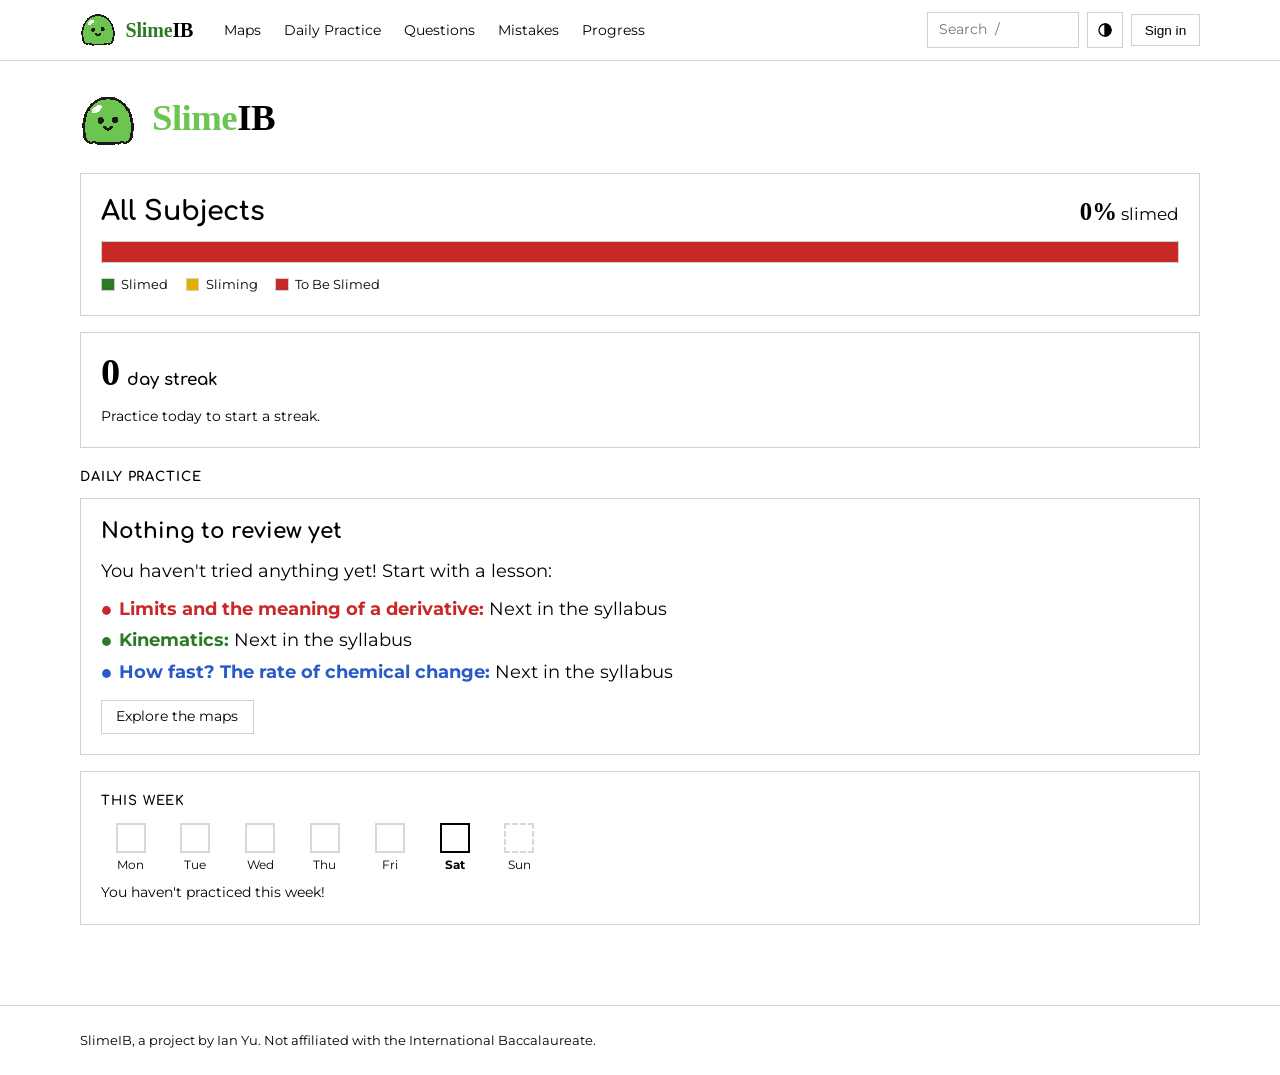
<file: docs/index.html>
<!doctype html>
<html lang="en">
<head>
<meta charset="utf-8">
<meta name="viewport" content="width=device-width, initial-scale=1, viewport-fit=cover">
<title>SlimeIB: IB Math, Physics &amp; Chemistry HL</title>
<meta name="description" content="Learn IB Math AA HL, Physics HL and Chemistry HL as three connected maps: interactive lessons, simulations, questions with hints, and spaced daily review.">
<meta name="theme-color" content="#ffffff" media="(prefers-color-scheme: light)">
<meta name="theme-color" content="#000000" media="(prefers-color-scheme: dark)">
<link rel="canonical" href="https://capstone-repository-tau.vercel.app/">

<meta property="og:type" content="website">
<meta property="og:site_name" content="SlimeIB">
<meta property="og:title" content="SlimeIB: IB HL science, connected">
<meta property="og:description" content="Math AA HL, Physics HL and Chemistry HL as linked maps, with interactive lessons, practice with hints and spaced daily review.">
<meta property="og:url" content="https://capstone-repository-tau.vercel.app/">
<meta property="og:image" content="https://capstone-repository-tau.vercel.app/og/home.png">
<meta property="og:image:width" content="1200">
<meta property="og:image:height" content="630">
<meta name="twitter:card" content="summary">
<meta name="twitter:title" content="SlimeIB: IB HL science, connected">
<meta name="twitter:description" content="Interactive maps, lessons and spaced practice for IB Math, Physics and Chemistry HL.">

<link rel="icon" href="favicon.ico" sizes="any">
<link rel="icon" type="image/png" sizes="32x32" href="favicon-32.png">
<link rel="icon" type="image/png" sizes="16x16" href="favicon-16.png">
<link rel="preconnect" href="https://fonts.googleapis.com">
<link rel="preconnect" href="https://fonts.gstatic.com" crossorigin>
<link href="https://fonts.googleapis.com/css2?family=Comfortaa:wght@400;500;600;700&family=Montserrat:wght@400;500;600;700&display=swap" rel="stylesheet">
<link rel="stylesheet" href="style.css">
<!-- Set the theme before first paint, so a dark-mode reader never sees a white flash. -->
<script>
  (function () {
    var p = "system";
    try { p = (JSON.parse(localStorage.getItem("slimeib:v1")) || {}).settings.theme || "system"; } catch (e) {}
    var dark = p === "dark" || (p === "system" && window.matchMedia && matchMedia("(prefers-color-scheme: dark)").matches);
    document.documentElement.dataset.theme = dark ? "dark" : "light";
  })();
</script>
</head>
<body>

<a class="skip-link" href="#view">Skip to content</a>

<header class="site-head">
  <div class="head-inner">
    <a class="brand" href="#/" aria-label="SlimeIB home">
      <img class="brand-mark" src="logo.png" alt="" width="36" height="36">
      <span class="brand-text">
        <strong>Slime<span>IB</span></strong>
      </span>
    </a>

    <nav class="main-nav" aria-label="Main">
      <a data-nav="map" href="#/map">Maps</a>
      <a data-nav="practice" href="#/practice">Daily Practice</a>
      <a data-nav="questions" href="#/questions">Questions</a>
      <a data-nav="mistakes" href="#/mistakes">Mistakes</a>
      <a data-nav="progress" href="#/progress">Progress</a>
    </nav>

    <div class="head-actions">
      <form id="head-search" class="head-search" role="search">
        <label class="sr-only" for="head-q">Search</label>
        <input id="head-q" type="search" placeholder="Search  /" autocomplete="off">
      </form>
      <a class="icon-btn head-search-btn" href="#/search" aria-label="Search">
        <svg viewBox="0 0 24 24" aria-hidden="true"><circle cx="11" cy="11" r="6.5"/><path d="M16 16l4.5 4.5"/></svg>
      </a>
      <button type="button" id="theme-btn" class="icon-btn" aria-label="Theme">
        <svg class="ico-sun" viewBox="0 0 24 24" aria-hidden="true"><circle cx="12" cy="12" r="4"/><path d="M12 2.5v2.2M12 19.3v2.2M4.6 4.6l1.6 1.6M17.8 17.8l1.6 1.6M2.5 12h2.2M19.3 12h2.2M4.6 19.4l1.6-1.6M17.8 6.2l1.6-1.6"/></svg>
        <svg class="ico-moon" viewBox="0 0 24 24" aria-hidden="true"><path d="M20 14.5A8 8 0 0 1 9.5 4a8 8 0 1 0 10.5 10.5z"/></svg>
        <svg class="ico-auto" viewBox="0 0 24 24" aria-hidden="true"><circle cx="12" cy="12" r="8"/><path d="M12 4a8 8 0 0 1 0 16z" fill="currentColor"/></svg>
      </button>
      <!-- Filled by auth.js: a "Sign in" button, or the account name plus "Sign out". -->
      <div id="account" class="account"></div>
    </div>
  </div>
</header>

<main id="view" tabindex="-1">
  <!-- Replaced by the first route, so a cold load shows structure rather than a white page. -->
  <div class="skeleton" aria-hidden="true">
    <div class="sk sk-title"></div>
    <div class="sk sk-text"></div>
    <div class="sk sk-text short"></div>
    <div class="sk-cards">
      <div class="sk sk-card"></div>
      <div class="sk sk-card"></div>
      <div class="sk sk-card"></div>
    </div>
  </div>
  <noscript>
    <div class="noscript">
      <h2>This page needs JavaScript</h2>
      <p>The maps, lessons and practice all run in your browser, so there is
         nothing to show without JavaScript enabled.</p>
      <p>The Python behind each simulation is readable on
         <a href="https://github.com/iyu210-tech/Capstone_Repository">the GitHub repository</a>.</p>
    </div>
  </noscript>
</main>

<div id="toast" class="toast" role="status" aria-live="polite" hidden></div>

<!-- Phone navigation. Hidden above 860px, where the header has room for the same links. -->
<nav class="mobile-nav" aria-label="Main">
  <a class="mnav-item" data-nav="map" href="#/map">
    <svg viewBox="0 0 24 24" aria-hidden="true"><circle cx="6" cy="7" r="2.5"/><circle cx="18" cy="6" r="2.5"/><circle cx="12" cy="17" r="2.5"/><path d="M8.3 7.9l7.4-1.4M7.3 9.2l3.6 5.6M16.8 8.2l-3.6 6.6"/></svg>
    <span>Maps</span>
  </a>
  <a class="mnav-item" data-nav="practice" href="#/practice">
    <svg viewBox="0 0 24 24" aria-hidden="true"><path d="M20 12a8 8 0 1 1-2.3-5.6M20 4v4.5h-4.5"/></svg>
    <span>Practice</span>
  </a>
  <a class="mnav-item" data-nav="mistakes" href="#/mistakes">
    <svg viewBox="0 0 24 24" aria-hidden="true"><path d="M6 3.5h10l3 3V20a.5.5 0 0 1-.5.5h-12A.5.5 0 0 1 6 20z"/><path d="M9.5 10.5l5 5M14.5 10.5l-5 5"/></svg>
    <span>Mistakes</span>
  </a>
  <a class="mnav-item" data-nav="progress" href="#/progress">
    <svg viewBox="0 0 24 24" aria-hidden="true"><path d="M4 20V10M10 20V4M16 20v-7M22 20H2"/></svg>
    <span>Progress</span>
  </a>
  <button type="button" class="mnav-item" id="mnav-account">
    <svg viewBox="0 0 24 24" aria-hidden="true"><circle cx="12" cy="8.5" r="3.75"/><path d="M4.5 20c.9-4 3.9-6 7.5-6s6.6 2 7.5 6"/></svg>
    <span id="mnav-account-label">Sign in</span>
  </button>
</nav>

<footer class="site-foot">
  <p>SlimeIB, a project by Ian Yu. Not affiliated with the International Baccalaureate.</p>
</footer>

<!-- sign in ---------------------------------------------------------------
     One dialog for both routes. Google is offered first because it is one
     click and needs no new password; email and password is there for anyone
     who would rather not link a Google account. -->
<dialog id="auth-dialog" class="auth-dialog" aria-labelledby="auth-title">
  <form method="dialog" class="auth-close-form">
    <button class="auth-close" aria-label="Close">&#10005;</button>
  </form>

  <h2 id="auth-title">Sign in</h2>
  <p class="auth-lede">Everything stays free to use either way &mdash;
     an account just remembers you between visits.</p>

  <p id="auth-setup" class="auth-setup" hidden>
    Sign-in is not switched on yet: add the project URL and anon key to
    <code>auth-config.js</code>, from Supabase &rarr; Project Settings &rarr; API.
  </p>

  <button type="button" id="auth-google" class="google-btn">
    <svg class="google-mark" width="18" height="18" viewBox="0 0 18 18" aria-hidden="true">
      <path fill="#4285F4" d="M17.64 9.2c0-.64-.06-1.25-.16-1.84H9v3.48h4.84a4.14 4.14 0 0 1-1.8 2.72v2.26h2.92c1.7-1.57 2.68-3.88 2.68-6.62z"/>
      <path fill="#34A853" d="M9 18c2.43 0 4.47-.8 5.96-2.18l-2.92-2.26c-.8.54-1.84.86-3.04.86-2.34 0-4.32-1.58-5.03-3.7H.96v2.33A9 9 0 0 0 9 18z"/>
      <path fill="#FBBC05" d="M3.97 10.72a5.4 5.4 0 0 1 0-3.44V4.95H.96a9 9 0 0 0 0 8.1l3.01-2.33z"/>
      <path fill="#EA4335" d="M9 3.58c1.32 0 2.5.46 3.44 1.35l2.58-2.58C13.46.9 11.43 0 9 0A9 9 0 0 0 .96 4.95l3.01 2.33C4.68 5.16 6.66 3.58 9 3.58z"/>
    </svg>
    Continue with Google
  </button>

  <div class="auth-or" id="auth-or"><span>or</span></div>

  <form id="auth-form" class="auth-form" novalidate>
    <label for="auth-email">Email</label>
    <input id="auth-email" type="email" autocomplete="email" required>

    <label for="auth-password">Password</label>
    <input id="auth-password" type="password" autocomplete="current-password" required minlength="6">

    <button type="submit" id="auth-submit" class="btn primary auth-submit">Sign in</button>
    <button type="button" id="auth-reset" class="linkish">Forgot your password?</button>
  </form>

  <p id="auth-msg" class="auth-msg" role="status" aria-live="polite" hidden></p>

  <p class="auth-switch" id="auth-switch-row">
    <span id="auth-switch-text">New here?</span>
    <button type="button" id="auth-switch" class="linkish">Create an account</button>
  </p>
</dialog>

<!-- Order matters: data before store, store before ui, the kit in demos.js
     before sims.js, and every view before the router in app.js. -->
<script src="topics.js"></script>
<script src="content.js"></script>
<script src="data.js"></script>
<script src="store.js"></script>
<script src="ui.js"></script>
<script src="demos.js"></script>
<script src="sims.js"></script>
<script src="quiz.js"></script>
<script src="map.js"></script>
<script src="lesson.js"></script>
<script src="practice.js"></script>
<script src="pages.js"></script>
<script src="app.js"></script>
<script src="nav.js"></script>
<script src="auth-config.js"></script>
<script type="module" src="auth.js"></script>
</body>
</html>
</file>
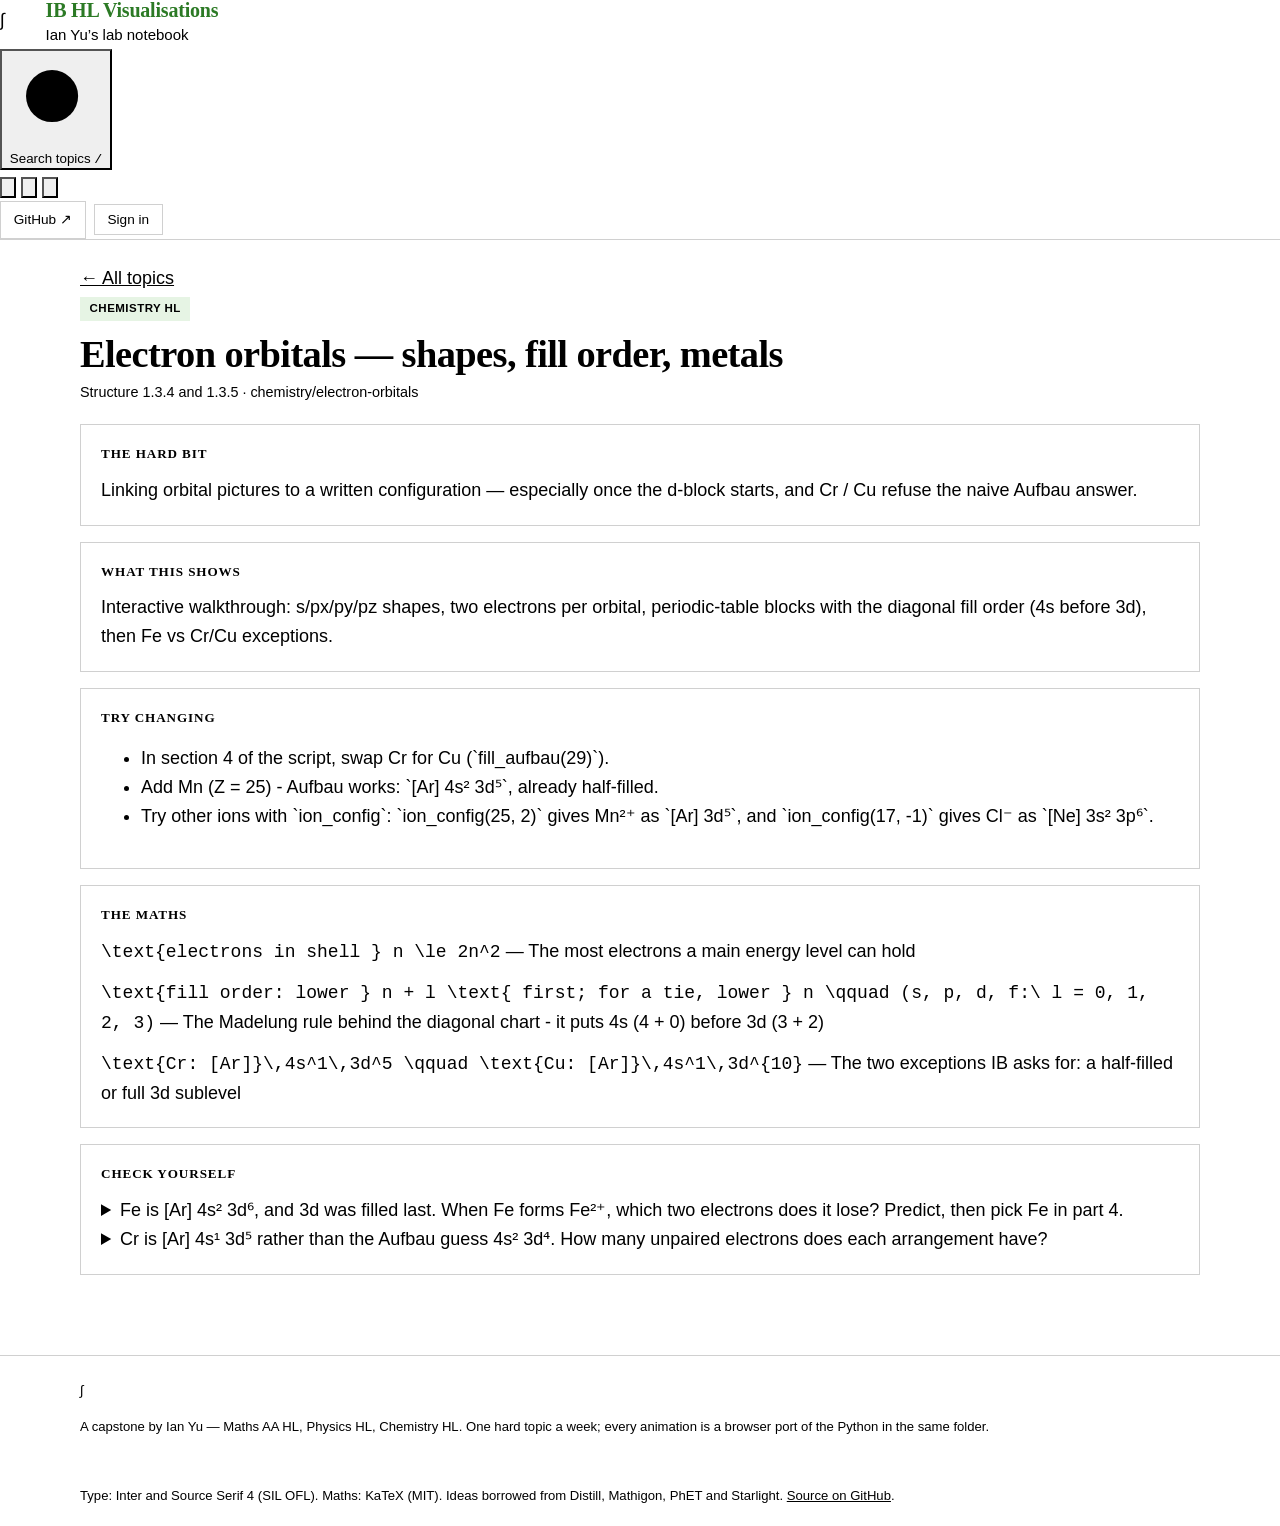
<file: docs/t/electron-orbitals/index.html>
<!doctype html>
<!-- GENERATED by build_site.py - do not edit. Built from docs/index.html and topics.json. -->
<html lang="en">
<head>
<meta charset="utf-8">
<script>/* ../../ only resolves from t/<id>/ - add the slash if a host did not. */
if (!/\/(index\.html)?$/.test(location.pathname)) location.replace(location.pathname + "/" + location.search + location.hash);
</script>
<meta name="viewport" content="width=device-width, initial-scale=1">
<title>Electron orbitals — shapes, fill order, metals — IB HL Visualisations</title>
<meta name="description" content="Interactive walkthrough: s/px/py/pz shapes, two electrons per orbital, periodic-table blocks with the diagonal fill order (4s before 3d), then Fe vs Cr/Cu exceptions.">
<meta name="theme-color" content="#ffffff" media="(prefers-color-scheme: light)">
<meta name="theme-color" content="#0f1116" media="(prefers-color-scheme: dark)">
<link rel="canonical" href="https://iyu210-tech.github.io/Capstone_Repository/t/electron-orbitals/">

<!-- Link previews. Without these the capstone shares as a blank grey card.
     build_site.py rewrites the canonical, og:url and image URLs above and
     below from SITE_URL, and uses this whole file as the template for every
     docs/t/<id>/ page, filling each of these tags in per topic. Keep the
     tags; the build fails if one it fills in has gone. -->
<meta property="og:type" content="article">
<meta property="og:site_name" content="IB HL Visualisations">
<meta property="og:title" content="Electron orbitals — shapes, fill order, metals">
<meta property="og:description" content="Interactive walkthrough: s/px/py/pz shapes, two electrons per orbital, periodic-table blocks with the diagonal fill order (4s before 3d), then Fe vs Cr/Cu exceptions.">
<meta property="og:url" content="https://iyu210-tech.github.io/Capstone_Repository/t/electron-orbitals/">
<meta property="og:image" content="https://iyu210-tech.github.io/Capstone_Repository/og/electron-orbitals.png">
<meta property="og:image:width" content="1200">
<meta property="og:image:height" content="630">
<meta name="twitter:card" content="summary_large_image">
<meta name="twitter:title" content="Electron orbitals — shapes, fill order, metals">
<meta name="twitter:description" content="Interactive walkthrough: s/px/py/pz shapes, two electrons per orbital, periodic-table blocks with the diagonal fill order (4s before 3d), then Fe vs Cr/Cu exceptions.">
<meta name="twitter:image" content="https://iyu210-tech.github.io/Capstone_Repository/og/electron-orbitals.png">

<link rel="icon" href="data:image/svg+xml,%3Csvg xmlns='http://www.w3.org/2000/svg' viewBox='0 0 32 32'%3E%3Crect width='32' height='32' rx='7' fill='%23b4341f'/%3E%3Ctext x='16' y='24' font-size='23' font-family='Georgia,serif' fill='%23fff' text-anchor='middle'%3E%E2%88%AB%3C/text%3E%3C/svg%3E">
<link rel="manifest" href="../../manifest.webmanifest">
<!-- Fonts are self-hosted (docs/fonts/, both SIL OFL): the CSP allows fonts
     from 'self', and a student on a school network that blocks Google still
     gets the real type. Only the two upright faces are preloaded; the italic
     is small and fetched when something first uses it. -->
<link rel="preload" href="../../fonts/inter-latin.woff2" as="font" type="font/woff2" crossorigin>
<link rel="preload" href="../../fonts/source-serif-4-latin.woff2" as="font" type="font/woff2" crossorigin>
<link rel="stylesheet" href="../../style.css">
<!-- Before first paint, so a saved dark theme never flashes white. -->
<script src="../../theme.js"></script>
</head>
<body>

<a class="skip-link" href="#view">Skip to content</a>

<header class="site-head">
  <div class="site-head-inner">
    <a class="brand" href="#/">
      <span class="brand-mark" aria-hidden="true">&#8747;</span>
      <span class="brand-text">
        <strong>IB HL Visualisations</strong>
        <small>Ian Yu&rsquo;s lab notebook</small>
      </span>
    </a>

    <!-- Search lives on the home page; from anywhere else this takes you
         there with the box focused (nav.js), the same as the phone tab. -->
    <button type="button" class="head-search" id="head-search">
      <svg viewBox="0 0 24 24" aria-hidden="true"><circle cx="11" cy="11" r="6.5"/><path d="M16 16l4.5 4.5"/></svg>
      <span>Search topics</span>
      <kbd aria-hidden="true">/</kbd>
    </button>

    <div class="theme-toggle" role="group" aria-label="Colour theme">
      <button type="button" data-theme-choice="light" aria-pressed="false" title="Light">
        <svg viewBox="0 0 24 24" aria-hidden="true"><circle cx="12" cy="12" r="4"/><path d="M12 2.5v2M12 19.5v2M4.6 4.6l1.4 1.4M18 18l1.4 1.4M2.5 12h2M19.5 12h2M4.6 19.4 6 18M18 6l1.4-1.4"/></svg>
        <span class="sr-only">Light</span>
      </button>
      <button type="button" data-theme-choice="system" aria-pressed="true" title="Match the system">
        <svg viewBox="0 0 24 24" aria-hidden="true"><circle cx="12" cy="12" r="8.5"/><path d="M12 3.5a8.5 8.5 0 0 1 0 17z" class="fill"/></svg>
        <span class="sr-only">System</span>
      </button>
      <button type="button" data-theme-choice="dark" aria-pressed="false" title="Dark">
        <svg viewBox="0 0 24 24" aria-hidden="true"><path d="M19.5 14.5A8 8 0 0 1 9.5 4.5a8 8 0 1 0 10 10z"/></svg>
        <span class="sr-only">Dark</span>
      </button>
    </div>

    <nav class="head-actions" aria-label="Site">
      <a class="ghost-btn" href="https://github.com/iyu210-tech/Capstone_Repository" target="_blank" rel="noopener">GitHub &#8599;</a>
      <!-- Filled by auth.js: a "Sign in" button, or the account name plus "Sign out". -->
      <div id="account" class="account"></div>
    </nav>
  </div>
</header>

<main id="view" tabindex="-1">
  <a class="back" href="../../">&#8592; All topics</a>
  <article class="topic">
    <header class="topic-head">
      <span class="pill">Chemistry HL</span>
      <h1 tabindex="-1">Electron orbitals — shapes, fill order, metals</h1>
      <p class="syllabus">Structure 1.3.4 and 1.3.5 &middot; chemistry/electron-orbitals</p>
    </header>
    <section class="two-up">
      <div class="panel">
        <h2>The hard bit</h2>
        <p>Linking orbital pictures to a written configuration — especially once the d-block starts, and Cr / Cu refuse the naive Aufbau answer.</p>
      </div>
      <div class="panel">
        <h2>What this shows</h2>
        <p>Interactive walkthrough: s/px/py/pz shapes, two electrons per orbital, periodic-table blocks with the diagonal fill order (4s before 3d), then Fe vs Cr/Cu exceptions.</p>
      </div>
    </section>
    <section class="panel">
      <h2>Try changing</h2>
      <ul>
        <li>In section 4 of the script, swap Cr for Cu (`fill_aufbau(29)`).</li>
        <li>Add Mn (Z = 25) - Aufbau works: `[Ar] 4s² 3d⁵`, already half-filled.</li>
        <li>Try other ions with `ion_config`: `ion_config(25, 2)` gives Mn²⁺ as `[Ar] 3d⁵`, and `ion_config(17, -1)` gives Cl⁻ as `[Ne] 3s² 3p⁶`.</li>
      </ul>
    </section>
    <section class="panel">
      <h2>The maths</h2>
      <p><code>\text{electrons in shell } n \le 2n^2</code> &mdash; The most electrons a main energy level can hold</p>
      <p><code>\text{fill order: lower } n + l \text{ first; for a tie, lower } n \qquad (s, p, d, f:\ l = 0, 1, 2, 3)</code> &mdash; The Madelung rule behind the diagonal chart - it puts 4s (4 + 0) before 3d (3 + 2)</p>
      <p><code>\text{Cr: [Ar]}\,4s^1\,3d^5 \qquad \text{Cu: [Ar]}\,4s^1\,3d^{10}</code> &mdash; The two exceptions IB asks for: a half-filled or full 3d sublevel</p>
    </section>
    <section class="panel">
      <h2>Check yourself</h2>
      <details><summary>Fe is [Ar] 4s² 3d⁶, and 3d was filled last. When Fe forms Fe²⁺, which two electrons does it lose? Predict, then pick Fe in part 4.</summary><p>The two 4s electrons, not two 3d ones: the ions line shows Fe²⁺ as [Ar] 3d⁶ (and Fe³⁺ as [Ar] 3d⁵). 4s fills before 3d, but once 3d holds electrons the 4s electrons are the outermost, so a positive ion loses them first. [Ar] 4s² 3d⁴ is the classic wrong answer.</p></details>
      <details><summary>Cr is [Ar] 4s¹ 3d⁵ rather than the Aufbau guess 4s² 3d⁴. How many unpaired electrons does each arrangement have?</summary><p>4 for the Aufbau guess and 6 for the real one - the two Cr panels count them. Moving one electron from 4s into the empty 3d orbital gives a half-filled 3d sublevel with every electron unpaired and parallel (Hund). Half-filled and full d sublevels are especially stable, and 4s and 3d are close in energy, so the move lowers the energy.</p></details>
    </section>
    <noscript>
      <div class="noscript">
        <p>The interactive version of this page needs JavaScript. The
           script, the notebook and a README are in <a href="https://github.com/iyu210-tech/Capstone_Repository/tree/main/chemistry/electron-orbitals">chemistry/electron-orbitals</a> on GitHub.</p>
      </div>
    </noscript>
  </article>
</main>

<!-- Phone navigation. Hidden above 720px, where the header has room for the
     same actions. The account tab defers to the header button so auth.js stays
     the only owner of the sign-in flow. -->
<nav class="mobile-nav" aria-label="Main">
  <a class="mnav-item" data-route="home" href="#/">
    <svg viewBox="0 0 24 24" aria-hidden="true"><path d="M4 10.5 12 4l8 6.5V20a1 1 0 0 1-1 1h-4v-6H9v6H5a1 1 0 0 1-1-1z"/></svg>
    <span>Topics</span>
  </a>
  <button type="button" class="mnav-item" id="mnav-search">
    <svg viewBox="0 0 24 24" aria-hidden="true"><circle cx="11" cy="11" r="6.5"/><path d="M16 16l4.5 4.5"/></svg>
    <span>Search</span>
  </button>
  <button type="button" class="mnav-item" id="mnav-account">
    <svg viewBox="0 0 24 24" aria-hidden="true"><circle cx="12" cy="8.5" r="3.75"/><path d="M4.5 20c.9-4 3.9-6 7.5-6s6.6 2 7.5 6"/></svg>
    <span id="mnav-account-label">Sign in</span>
  </button>
  <a class="mnav-item" href="https://github.com/iyu210-tech/Capstone_Repository" target="_blank" rel="noopener">
    <svg viewBox="0 0 24 24" aria-hidden="true"><path d="M9 19c-4 1.4-4-2.2-6-2.7m12 5.3v-3.9c0-1.1.1-1.6-.6-2.2 3-.3 5.6-1.5 5.6-6.2A4.8 4.8 0 0 0 18.7 5 4.5 4.5 0 0 0 18.4 1s-1.2-.3-3.9 1.5a13 13 0 0 0-7 0C4.8.7 3.6 1 3.6 1a4.5 4.5 0 0 0-.3 4A4.8 4.8 0 0 0 2 9.3c0 4.7 2.6 5.9 5.6 6.2-.7.6-.7 1.2-.6 2.2V21"/></svg>
    <span>GitHub</span>
  </a>
</nav>

<footer class="site-foot">
  <div class="site-foot-inner">
    <p class="foot-sign"><span class="brand-mark small" aria-hidden="true">&#8747;</span>
       A capstone by Ian Yu &mdash; Maths AA HL, Physics HL, Chemistry HL.
       One hard topic a week; every animation is a browser port of the Python
       in the same folder.</p>
    <p class="foot-credits">Type: Inter and Source Serif 4 (SIL OFL). Maths:
       KaTeX (MIT). Ideas borrowed from Distill, Mathigon, PhET and Starlight.
       <a href="https://github.com/iyu210-tech/Capstone_Repository" target="_blank" rel="noopener">Source on GitHub</a>.</p>
  </div>
</footer>

<!-- templates ------------------------------------------------------------ -->
<template id="tpl-home">
  <section class="hero">
    <div class="hero-text">
      <p class="eyebrow">A capstone by Ian Yu &middot; Maths AA HL &middot; Physics HL &middot; Chemistry HL</p>
      <h1 tabindex="-1">Hard IB topics, worked out until they <em>run</em>.</h1>
      <p class="hero-lede">Every week I take the HL topic that was hardest and
         turn it into something you can play with here, then take home as the
         real Python.</p>
    </div>
    <ol class="hero-steps" aria-label="How it works">
      <li><span><b>Type</b> the question you&rsquo;re stuck on.</span></li>
      <li><span><b>Drag</b> the sliders until it clicks.</span></li>
      <li><span><b>Take</b> the code: copy, download or open it in Colab.</span></li>
    </ol>
  </section>

  <section class="controls" aria-label="Find a topic">
    <label class="search-label" for="search">What are you stuck on?</label>
    <div class="search-box">
      <svg viewBox="0 0 24 24" aria-hidden="true"><circle cx="11" cy="11" r="6.5"/><path d="M16 16l4.5 4.5"/></svg>
      <input id="search" type="search" placeholder="e.g. why does heating speed up a reaction" autocomplete="off" spellcheck="false">
      <!-- The "/" shortcut, shown where it can be used: touch screens hide it. -->
      <span class="search-hint" aria-hidden="true">Press <kbd>/</kbd></span>
    </div>
    <div class="suggest" data-suggest hidden><span class="suggest-lead">Try</span></div>
    <div id="filters" class="filters" role="group" aria-label="Filter by subject"></div>
  </section>

  <div class="status-row">
    <p id="count" class="count" role="status" aria-live="polite"></p>
  </div>
  <section id="cards" class="cards" aria-label="Topics"></section>
  <p id="empty" class="empty" hidden></p>
</template>

<template id="tpl-topic">
  <div class="topic-layout">
    <!-- Every topic, grouped by subject, so the next one is one click away.
         Filled by app.js; hidden below 1180px, where prev/next does the job. -->
    <aside class="topic-side" aria-label="All topics">
      <a class="side-home" href="#/">&#8592; All topics</a>
      <nav class="topic-index" data-index aria-label="Topics by subject"></nav>
    </aside>

    <article class="topic">
      <header class="topic-head">
        <p class="crumbs">
          <a class="back" href="#/">All topics</a>
          <span aria-hidden="true">/</span>
          <span class="pill" data-subject></span>
          <span class="entry-no" data-entry></span>
        </p>
        <h1 data-title tabindex="-1"></h1>
        <p class="syllabus" data-syllabus></p>
      </header>

      <section class="block hard-block" aria-labelledby="h-hard">
        <h2 class="kicker" id="h-hard"><span class="n"></span>The hard bit</h2>
        <p class="lede" data-hard></p>
      </section>

      <section class="block figure-block" id="demo-panel" aria-labelledby="h-demo">
        <h2 class="kicker" id="h-demo"><span class="n"></span>Try it</h2>
        <!-- The figure and its controls: side by side when the article is
             wide enough, controls under the figure on a phone. The orbitals
             walkthrough replaces everything inside .demo with its own
             sections. -->
        <div class="demo">
          <div class="demo-stage">
            <canvas id="stage" width="900" height="480" role="img" aria-label="Interactive plot"></canvas>
          </div>
          <div class="demo-side">
            <div class="observation">
              <h3>What you&rsquo;re seeing</h3>
              <p id="demo-readout" class="readout" aria-live="off"></p>
            </div>
            <h3 class="demo-side-title">Controls</h3>
            <div id="demo-controls" class="demo-controls"></div>
          </div>
        </div>
        <p class="fig-caption" data-caption></p>
      </section>

      <section class="block" aria-labelledby="h-shows">
        <h2 class="kicker" id="h-shows"><span class="n"></span>What this shows</h2>
        <p class="prose" data-shows></p>
      </section>

      <!-- The next three fill from topics.json when a topic has them
           (equations, try_changing, questions) and stay hidden otherwise. -->
      <section class="block" data-block="equations" aria-labelledby="h-eq" hidden>
        <h2 class="kicker" id="h-eq"><span class="n"></span>Key equations</h2>
        <div class="equations" data-equations></div>
      </section>

      <section class="block" data-block="try" aria-labelledby="h-try" hidden>
        <h2 class="kicker" id="h-try"><span class="n"></span>Try changing</h2>
        <ul class="try-list" data-try></ul>
      </section>

      <section class="block" data-block="questions" aria-labelledby="h-quiz" hidden>
        <h2 class="kicker" id="h-quiz"><span class="n"></span>Check your understanding</h2>
        <p class="block-note">Answer in your head first, then open it.</p>
        <div class="quiz" data-questions></div>
      </section>

      <section class="block code-block" aria-labelledby="h-code">
        <h2 class="kicker" id="h-code"><span class="n"></span>The Python</h2>
        <p class="hint">The real file from the repository, not a simplified
           version. Run it after <code>pip install -r requirements.txt</code>
           and you get the same figures as above.</p>
        <div class="code-card">
          <div class="code-bar">
            <span class="code-file" data-script></span>
            <div class="actions">
              <button id="copy-btn" class="btn">Copy</button>
              <button id="dl-btn" class="btn primary">Download .py</button>
              <a class="btn" data-notebook target="_blank" rel="noopener">Notebook &#8599;</a>
              <a class="btn" data-colab target="_blank" rel="noopener">Open in Colab &#8599;</a>
            </div>
          </div>
          <pre class="code" tabindex="0" aria-label="Python source"><code id="source"></code></pre>
        </div>
        <p class="sr-only" id="copy-status" role="status" aria-live="polite"></p>
      </section>
    </article>
  </div>
</template>

<template id="tpl-missing">
  <section class="notfound">
    <p class="eyebrow">Error 404 &middot; no such entry</p>
    <h1 tabindex="-1">That topic is not here</h1>
    <p>Nothing in the collection matches <code data-wanted></code>. It may have
       been renamed since the link was shared, or it may not be written yet
       &mdash; the collection grows each week.</p>
    <p><a class="btn primary" href="#/">Browse all topics &#8594;</a></p>
  </section>
</template>

<!-- sign in ---------------------------------------------------------------
     One dialog for both routes. Google is offered first because it is one
     click and needs no new password; email and password is there for anyone
     who would rather not link a Google account. -->
<dialog id="auth-dialog" class="auth-dialog" aria-labelledby="auth-title">
  <form method="dialog" class="auth-close-form">
    <button class="auth-close" aria-label="Close">&#10005;</button>
  </form>

  <h2 id="auth-title">Sign in</h2>
  <p class="auth-lede">Every topic stays free to read and run either way &mdash;
     an account just remembers you between visits.</p>

  <p id="auth-setup" class="auth-setup" hidden>
    Sign-in is not switched on yet: add the project URL and anon key to
    <code>auth-config.js</code>, from Supabase &rarr; Project Settings &rarr; API.
  </p>

  <button type="button" id="auth-google" class="google-btn">
    <svg class="google-mark" width="18" height="18" viewBox="0 0 18 18" aria-hidden="true">
      <path fill="#4285F4" d="M17.64 9.2c0-.64-.06-1.25-.16-1.84H9v3.48h4.84a4.14 4.14 0 0 1-1.8 2.72v2.26h2.92c1.7-1.57 2.68-3.88 2.68-6.62z"/>
      <path fill="#34A853" d="M9 18c2.43 0 4.47-.8 5.96-2.18l-2.92-2.26c-.8.54-1.84.86-3.04.86-2.34 0-4.32-1.58-5.03-3.7H.96v2.33A9 9 0 0 0 9 18z"/>
      <path fill="#FBBC05" d="M3.97 10.72a5.4 5.4 0 0 1 0-3.44V4.95H.96a9 9 0 0 0 0 8.1l3.01-2.33z"/>
      <path fill="#EA4335" d="M9 3.58c1.32 0 2.5.46 3.44 1.35l2.58-2.58C13.46.9 11.43 0 9 0A9 9 0 0 0 .96 4.95l3.01 2.33C4.68 5.16 6.66 3.58 9 3.58z"/>
    </svg>
    Continue with Google
  </button>

  <div class="auth-or" id="auth-or"><span>or</span></div>

  <form id="auth-form" class="auth-form" novalidate>
    <label for="auth-email">Email</label>
    <input id="auth-email" type="email" autocomplete="email" required>

    <label for="auth-password">Password</label>
    <input id="auth-password" type="password" autocomplete="current-password" required minlength="6">

    <button type="submit" id="auth-submit" class="btn primary auth-submit">Sign in</button>
    <button type="button" id="auth-reset" class="linkish">Forgot your password?</button>
  </form>

  <p id="auth-msg" class="auth-msg" role="status" aria-live="polite" hidden></p>

  <p class="auth-switch" id="auth-switch-row">
    <span id="auth-switch-text">New here?</span>
    <button type="button" id="auth-switch" class="linkish">Create an account</button>
  </p>
</dialog>

<script src="../../topics.js"></script>
<script src="../../demos.js"></script>
<script src="../../app.js"></script>
<script src="../../nav.js"></script>
<script src="../../share.js"></script>
<script src="../../progress.js"></script>
<script src="../../auth-config.js"></script>
<script type="module" src="../../auth.js"></script>
</body>
</html>
</file>
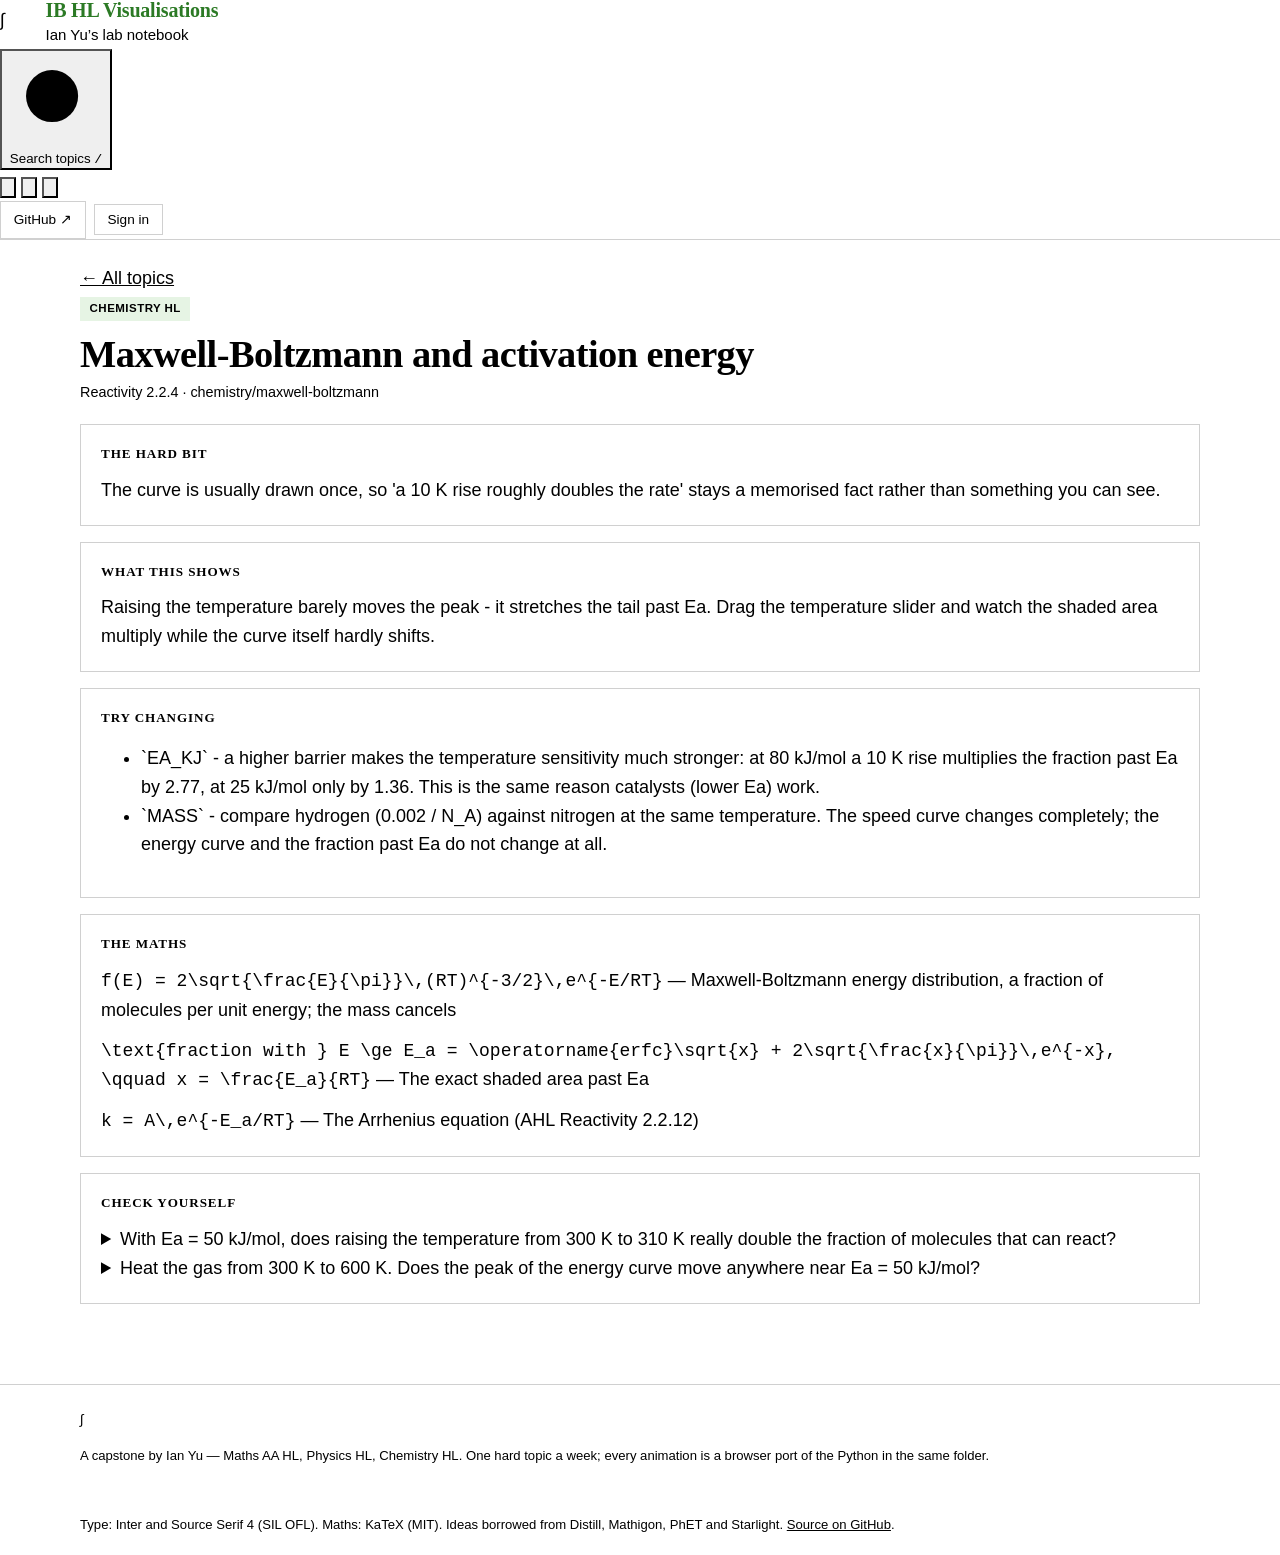
<file: docs/t/maxwell-boltzmann/index.html>
<!doctype html>
<!-- GENERATED by build_site.py - do not edit. Built from docs/index.html and topics.json. -->
<html lang="en">
<head>
<meta charset="utf-8">
<script>/* ../../ only resolves from t/<id>/ - add the slash if a host did not. */
if (!/\/(index\.html)?$/.test(location.pathname)) location.replace(location.pathname + "/" + location.search + location.hash);
</script>
<meta name="viewport" content="width=device-width, initial-scale=1">
<title>Maxwell-Boltzmann and activation energy — IB HL Visualisations</title>
<meta name="description" content="Raising the temperature barely moves the peak - it stretches the tail past Ea. Drag the temperature slider and watch the shaded area multiply while the curve itself hardly shifts.">
<meta name="theme-color" content="#ffffff" media="(prefers-color-scheme: light)">
<meta name="theme-color" content="#0f1116" media="(prefers-color-scheme: dark)">
<link rel="canonical" href="https://iyu210-tech.github.io/Capstone_Repository/t/maxwell-boltzmann/">

<!-- Link previews. Without these the capstone shares as a blank grey card.
     build_site.py rewrites the canonical, og:url and image URLs above and
     below from SITE_URL, and uses this whole file as the template for every
     docs/t/<id>/ page, filling each of these tags in per topic. Keep the
     tags; the build fails if one it fills in has gone. -->
<meta property="og:type" content="article">
<meta property="og:site_name" content="IB HL Visualisations">
<meta property="og:title" content="Maxwell-Boltzmann and activation energy">
<meta property="og:description" content="Raising the temperature barely moves the peak - it stretches the tail past Ea. Drag the temperature slider and watch the shaded area multiply while the curve itself hardly shifts.">
<meta property="og:url" content="https://iyu210-tech.github.io/Capstone_Repository/t/maxwell-boltzmann/">
<meta property="og:image" content="https://iyu210-tech.github.io/Capstone_Repository/og/maxwell-boltzmann.png">
<meta property="og:image:width" content="1200">
<meta property="og:image:height" content="630">
<meta name="twitter:card" content="summary_large_image">
<meta name="twitter:title" content="Maxwell-Boltzmann and activation energy">
<meta name="twitter:description" content="Raising the temperature barely moves the peak - it stretches the tail past Ea. Drag the temperature slider and watch the shaded area multiply while the curve itself hardly shifts.">
<meta name="twitter:image" content="https://iyu210-tech.github.io/Capstone_Repository/og/maxwell-boltzmann.png">

<link rel="icon" href="data:image/svg+xml,%3Csvg xmlns='http://www.w3.org/2000/svg' viewBox='0 0 32 32'%3E%3Crect width='32' height='32' rx='7' fill='%23b4341f'/%3E%3Ctext x='16' y='24' font-size='23' font-family='Georgia,serif' fill='%23fff' text-anchor='middle'%3E%E2%88%AB%3C/text%3E%3C/svg%3E">
<link rel="manifest" href="../../manifest.webmanifest">
<!-- Fonts are self-hosted (docs/fonts/, both SIL OFL): the CSP allows fonts
     from 'self', and a student on a school network that blocks Google still
     gets the real type. Only the two upright faces are preloaded; the italic
     is small and fetched when something first uses it. -->
<link rel="preload" href="../../fonts/inter-latin.woff2" as="font" type="font/woff2" crossorigin>
<link rel="preload" href="../../fonts/source-serif-4-latin.woff2" as="font" type="font/woff2" crossorigin>
<link rel="stylesheet" href="../../style.css">
<!-- Before first paint, so a saved dark theme never flashes white. -->
<script src="../../theme.js"></script>
</head>
<body>

<a class="skip-link" href="#view">Skip to content</a>

<header class="site-head">
  <div class="site-head-inner">
    <a class="brand" href="#/">
      <span class="brand-mark" aria-hidden="true">&#8747;</span>
      <span class="brand-text">
        <strong>IB HL Visualisations</strong>
        <small>Ian Yu&rsquo;s lab notebook</small>
      </span>
    </a>

    <!-- Search lives on the home page; from anywhere else this takes you
         there with the box focused (nav.js), the same as the phone tab. -->
    <button type="button" class="head-search" id="head-search">
      <svg viewBox="0 0 24 24" aria-hidden="true"><circle cx="11" cy="11" r="6.5"/><path d="M16 16l4.5 4.5"/></svg>
      <span>Search topics</span>
      <kbd aria-hidden="true">/</kbd>
    </button>

    <div class="theme-toggle" role="group" aria-label="Colour theme">
      <button type="button" data-theme-choice="light" aria-pressed="false" title="Light">
        <svg viewBox="0 0 24 24" aria-hidden="true"><circle cx="12" cy="12" r="4"/><path d="M12 2.5v2M12 19.5v2M4.6 4.6l1.4 1.4M18 18l1.4 1.4M2.5 12h2M19.5 12h2M4.6 19.4 6 18M18 6l1.4-1.4"/></svg>
        <span class="sr-only">Light</span>
      </button>
      <button type="button" data-theme-choice="system" aria-pressed="true" title="Match the system">
        <svg viewBox="0 0 24 24" aria-hidden="true"><circle cx="12" cy="12" r="8.5"/><path d="M12 3.5a8.5 8.5 0 0 1 0 17z" class="fill"/></svg>
        <span class="sr-only">System</span>
      </button>
      <button type="button" data-theme-choice="dark" aria-pressed="false" title="Dark">
        <svg viewBox="0 0 24 24" aria-hidden="true"><path d="M19.5 14.5A8 8 0 0 1 9.5 4.5a8 8 0 1 0 10 10z"/></svg>
        <span class="sr-only">Dark</span>
      </button>
    </div>

    <nav class="head-actions" aria-label="Site">
      <a class="ghost-btn" href="https://github.com/iyu210-tech/Capstone_Repository" target="_blank" rel="noopener">GitHub &#8599;</a>
      <!-- Filled by auth.js: a "Sign in" button, or the account name plus "Sign out". -->
      <div id="account" class="account"></div>
    </nav>
  </div>
</header>

<main id="view" tabindex="-1">
  <a class="back" href="../../">&#8592; All topics</a>
  <article class="topic">
    <header class="topic-head">
      <span class="pill">Chemistry HL</span>
      <h1 tabindex="-1">Maxwell-Boltzmann and activation energy</h1>
      <p class="syllabus">Reactivity 2.2.4 &middot; chemistry/maxwell-boltzmann</p>
    </header>
    <section class="two-up">
      <div class="panel">
        <h2>The hard bit</h2>
        <p>The curve is usually drawn once, so &#x27;a 10 K rise roughly doubles the rate&#x27; stays a memorised fact rather than something you can see.</p>
      </div>
      <div class="panel">
        <h2>What this shows</h2>
        <p>Raising the temperature barely moves the peak - it stretches the tail past Ea. Drag the temperature slider and watch the shaded area multiply while the curve itself hardly shifts.</p>
      </div>
    </section>
    <section class="panel">
      <h2>Try changing</h2>
      <ul>
        <li>`EA_KJ` - a higher barrier makes the temperature sensitivity much stronger: at 80 kJ/mol a 10 K rise multiplies the fraction past Ea by 2.77, at 25 kJ/mol only by 1.36. This is the same reason catalysts (lower Ea) work.</li>
        <li>`MASS` - compare hydrogen (0.002 / N_A) against nitrogen at the same temperature. The speed curve changes completely; the energy curve and the fraction past Ea do not change at all.</li>
      </ul>
    </section>
    <section class="panel">
      <h2>The maths</h2>
      <p><code>f(E) = 2\sqrt{\frac{E}{\pi}}\,(RT)^{-3/2}\,e^{-E/RT}</code> &mdash; Maxwell-Boltzmann energy distribution, a fraction of molecules per unit energy; the mass cancels</p>
      <p><code>\text{fraction with } E \ge E_a = \operatorname{erfc}\sqrt{x} + 2\sqrt{\frac{x}{\pi}}\,e^{-x}, \qquad x = \frac{E_a}{RT}</code> &mdash; The exact shaded area past Ea</p>
      <p><code>k = A\,e^{-E_a/RT}</code> &mdash; The Arrhenius equation (AHL Reactivity 2.2.12)</p>
    </section>
    <section class="panel">
      <h2>Check yourself</h2>
      <details><summary>With Ea = 50 kJ/mol, does raising the temperature from 300 K to 310 K really double the fraction of molecules that can react?</summary><p>Nearly: set 300 K and the readout says another 10 K multiplies the fraction by 1.88 (the Arrhenius factor alone gives 1.91). &#x27;Doubles per 10 K&#x27; is a rule of thumb for barriers near 50 kJ/mol at room temperature; drop Ea to 25 kJ/mol and the same 10 K gives only 1.36×.</p></details>
      <details><summary>Heat the gas from 300 K to 600 K. Does the peak of the energy curve move anywhere near Ea = 50 kJ/mol?</summary><p>No. The peak sits at RT/2, which only moves from about 1.2 to 2.5 kJ/mol - switch off the log scale to see it barely shift. Yet the shaded fraction past Ea rises from 1.0 × 10⁻⁸ to 1.7 × 10⁻⁴, about 16,000 times more. Temperature works by stretching the tail, not by moving the whole curve past the barrier.</p></details>
    </section>
    <noscript>
      <div class="noscript">
        <p>The interactive version of this page needs JavaScript. The
           script, the notebook and a README are in <a href="https://github.com/iyu210-tech/Capstone_Repository/tree/main/chemistry/maxwell-boltzmann">chemistry/maxwell-boltzmann</a> on GitHub.</p>
      </div>
    </noscript>
  </article>
</main>

<!-- Phone navigation. Hidden above 720px, where the header has room for the
     same actions. The account tab defers to the header button so auth.js stays
     the only owner of the sign-in flow. -->
<nav class="mobile-nav" aria-label="Main">
  <a class="mnav-item" data-route="home" href="#/">
    <svg viewBox="0 0 24 24" aria-hidden="true"><path d="M4 10.5 12 4l8 6.5V20a1 1 0 0 1-1 1h-4v-6H9v6H5a1 1 0 0 1-1-1z"/></svg>
    <span>Topics</span>
  </a>
  <button type="button" class="mnav-item" id="mnav-search">
    <svg viewBox="0 0 24 24" aria-hidden="true"><circle cx="11" cy="11" r="6.5"/><path d="M16 16l4.5 4.5"/></svg>
    <span>Search</span>
  </button>
  <button type="button" class="mnav-item" id="mnav-account">
    <svg viewBox="0 0 24 24" aria-hidden="true"><circle cx="12" cy="8.5" r="3.75"/><path d="M4.5 20c.9-4 3.9-6 7.5-6s6.6 2 7.5 6"/></svg>
    <span id="mnav-account-label">Sign in</span>
  </button>
  <a class="mnav-item" href="https://github.com/iyu210-tech/Capstone_Repository" target="_blank" rel="noopener">
    <svg viewBox="0 0 24 24" aria-hidden="true"><path d="M9 19c-4 1.4-4-2.2-6-2.7m12 5.3v-3.9c0-1.1.1-1.6-.6-2.2 3-.3 5.6-1.5 5.6-6.2A4.8 4.8 0 0 0 18.7 5 4.5 4.5 0 0 0 18.4 1s-1.2-.3-3.9 1.5a13 13 0 0 0-7 0C4.8.7 3.6 1 3.6 1a4.5 4.5 0 0 0-.3 4A4.8 4.8 0 0 0 2 9.3c0 4.7 2.6 5.9 5.6 6.2-.7.6-.7 1.2-.6 2.2V21"/></svg>
    <span>GitHub</span>
  </a>
</nav>

<footer class="site-foot">
  <div class="site-foot-inner">
    <p class="foot-sign"><span class="brand-mark small" aria-hidden="true">&#8747;</span>
       A capstone by Ian Yu &mdash; Maths AA HL, Physics HL, Chemistry HL.
       One hard topic a week; every animation is a browser port of the Python
       in the same folder.</p>
    <p class="foot-credits">Type: Inter and Source Serif 4 (SIL OFL). Maths:
       KaTeX (MIT). Ideas borrowed from Distill, Mathigon, PhET and Starlight.
       <a href="https://github.com/iyu210-tech/Capstone_Repository" target="_blank" rel="noopener">Source on GitHub</a>.</p>
  </div>
</footer>

<!-- templates ------------------------------------------------------------ -->
<template id="tpl-home">
  <section class="hero">
    <div class="hero-text">
      <p class="eyebrow">A capstone by Ian Yu &middot; Maths AA HL &middot; Physics HL &middot; Chemistry HL</p>
      <h1 tabindex="-1">Hard IB topics, worked out until they <em>run</em>.</h1>
      <p class="hero-lede">Every week I take the HL topic that was hardest and
         turn it into something you can play with here, then take home as the
         real Python.</p>
    </div>
    <ol class="hero-steps" aria-label="How it works">
      <li><span><b>Type</b> the question you&rsquo;re stuck on.</span></li>
      <li><span><b>Drag</b> the sliders until it clicks.</span></li>
      <li><span><b>Take</b> the code: copy, download or open it in Colab.</span></li>
    </ol>
  </section>

  <section class="controls" aria-label="Find a topic">
    <label class="search-label" for="search">What are you stuck on?</label>
    <div class="search-box">
      <svg viewBox="0 0 24 24" aria-hidden="true"><circle cx="11" cy="11" r="6.5"/><path d="M16 16l4.5 4.5"/></svg>
      <input id="search" type="search" placeholder="e.g. why does heating speed up a reaction" autocomplete="off" spellcheck="false">
      <!-- The "/" shortcut, shown where it can be used: touch screens hide it. -->
      <span class="search-hint" aria-hidden="true">Press <kbd>/</kbd></span>
    </div>
    <div class="suggest" data-suggest hidden><span class="suggest-lead">Try</span></div>
    <div id="filters" class="filters" role="group" aria-label="Filter by subject"></div>
  </section>

  <div class="status-row">
    <p id="count" class="count" role="status" aria-live="polite"></p>
  </div>
  <section id="cards" class="cards" aria-label="Topics"></section>
  <p id="empty" class="empty" hidden></p>
</template>

<template id="tpl-topic">
  <div class="topic-layout">
    <!-- Every topic, grouped by subject, so the next one is one click away.
         Filled by app.js; hidden below 1180px, where prev/next does the job. -->
    <aside class="topic-side" aria-label="All topics">
      <a class="side-home" href="#/">&#8592; All topics</a>
      <nav class="topic-index" data-index aria-label="Topics by subject"></nav>
    </aside>

    <article class="topic">
      <header class="topic-head">
        <p class="crumbs">
          <a class="back" href="#/">All topics</a>
          <span aria-hidden="true">/</span>
          <span class="pill" data-subject></span>
          <span class="entry-no" data-entry></span>
        </p>
        <h1 data-title tabindex="-1"></h1>
        <p class="syllabus" data-syllabus></p>
      </header>

      <section class="block hard-block" aria-labelledby="h-hard">
        <h2 class="kicker" id="h-hard"><span class="n"></span>The hard bit</h2>
        <p class="lede" data-hard></p>
      </section>

      <section class="block figure-block" id="demo-panel" aria-labelledby="h-demo">
        <h2 class="kicker" id="h-demo"><span class="n"></span>Try it</h2>
        <!-- The figure and its controls: side by side when the article is
             wide enough, controls under the figure on a phone. The orbitals
             walkthrough replaces everything inside .demo with its own
             sections. -->
        <div class="demo">
          <div class="demo-stage">
            <canvas id="stage" width="900" height="480" role="img" aria-label="Interactive plot"></canvas>
          </div>
          <div class="demo-side">
            <div class="observation">
              <h3>What you&rsquo;re seeing</h3>
              <p id="demo-readout" class="readout" aria-live="off"></p>
            </div>
            <h3 class="demo-side-title">Controls</h3>
            <div id="demo-controls" class="demo-controls"></div>
          </div>
        </div>
        <p class="fig-caption" data-caption></p>
      </section>

      <section class="block" aria-labelledby="h-shows">
        <h2 class="kicker" id="h-shows"><span class="n"></span>What this shows</h2>
        <p class="prose" data-shows></p>
      </section>

      <!-- The next three fill from topics.json when a topic has them
           (equations, try_changing, questions) and stay hidden otherwise. -->
      <section class="block" data-block="equations" aria-labelledby="h-eq" hidden>
        <h2 class="kicker" id="h-eq"><span class="n"></span>Key equations</h2>
        <div class="equations" data-equations></div>
      </section>

      <section class="block" data-block="try" aria-labelledby="h-try" hidden>
        <h2 class="kicker" id="h-try"><span class="n"></span>Try changing</h2>
        <ul class="try-list" data-try></ul>
      </section>

      <section class="block" data-block="questions" aria-labelledby="h-quiz" hidden>
        <h2 class="kicker" id="h-quiz"><span class="n"></span>Check your understanding</h2>
        <p class="block-note">Answer in your head first, then open it.</p>
        <div class="quiz" data-questions></div>
      </section>

      <section class="block code-block" aria-labelledby="h-code">
        <h2 class="kicker" id="h-code"><span class="n"></span>The Python</h2>
        <p class="hint">The real file from the repository, not a simplified
           version. Run it after <code>pip install -r requirements.txt</code>
           and you get the same figures as above.</p>
        <div class="code-card">
          <div class="code-bar">
            <span class="code-file" data-script></span>
            <div class="actions">
              <button id="copy-btn" class="btn">Copy</button>
              <button id="dl-btn" class="btn primary">Download .py</button>
              <a class="btn" data-notebook target="_blank" rel="noopener">Notebook &#8599;</a>
              <a class="btn" data-colab target="_blank" rel="noopener">Open in Colab &#8599;</a>
            </div>
          </div>
          <pre class="code" tabindex="0" aria-label="Python source"><code id="source"></code></pre>
        </div>
        <p class="sr-only" id="copy-status" role="status" aria-live="polite"></p>
      </section>
    </article>
  </div>
</template>

<template id="tpl-missing">
  <section class="notfound">
    <p class="eyebrow">Error 404 &middot; no such entry</p>
    <h1 tabindex="-1">That topic is not here</h1>
    <p>Nothing in the collection matches <code data-wanted></code>. It may have
       been renamed since the link was shared, or it may not be written yet
       &mdash; the collection grows each week.</p>
    <p><a class="btn primary" href="#/">Browse all topics &#8594;</a></p>
  </section>
</template>

<!-- sign in ---------------------------------------------------------------
     One dialog for both routes. Google is offered first because it is one
     click and needs no new password; email and password is there for anyone
     who would rather not link a Google account. -->
<dialog id="auth-dialog" class="auth-dialog" aria-labelledby="auth-title">
  <form method="dialog" class="auth-close-form">
    <button class="auth-close" aria-label="Close">&#10005;</button>
  </form>

  <h2 id="auth-title">Sign in</h2>
  <p class="auth-lede">Every topic stays free to read and run either way &mdash;
     an account just remembers you between visits.</p>

  <p id="auth-setup" class="auth-setup" hidden>
    Sign-in is not switched on yet: add the project URL and anon key to
    <code>auth-config.js</code>, from Supabase &rarr; Project Settings &rarr; API.
  </p>

  <button type="button" id="auth-google" class="google-btn">
    <svg class="google-mark" width="18" height="18" viewBox="0 0 18 18" aria-hidden="true">
      <path fill="#4285F4" d="M17.64 9.2c0-.64-.06-1.25-.16-1.84H9v3.48h4.84a4.14 4.14 0 0 1-1.8 2.72v2.26h2.92c1.7-1.57 2.68-3.88 2.68-6.62z"/>
      <path fill="#34A853" d="M9 18c2.43 0 4.47-.8 5.96-2.18l-2.92-2.26c-.8.54-1.84.86-3.04.86-2.34 0-4.32-1.58-5.03-3.7H.96v2.33A9 9 0 0 0 9 18z"/>
      <path fill="#FBBC05" d="M3.97 10.72a5.4 5.4 0 0 1 0-3.44V4.95H.96a9 9 0 0 0 0 8.1l3.01-2.33z"/>
      <path fill="#EA4335" d="M9 3.58c1.32 0 2.5.46 3.44 1.35l2.58-2.58C13.46.9 11.43 0 9 0A9 9 0 0 0 .96 4.95l3.01 2.33C4.68 5.16 6.66 3.58 9 3.58z"/>
    </svg>
    Continue with Google
  </button>

  <div class="auth-or" id="auth-or"><span>or</span></div>

  <form id="auth-form" class="auth-form" novalidate>
    <label for="auth-email">Email</label>
    <input id="auth-email" type="email" autocomplete="email" required>

    <label for="auth-password">Password</label>
    <input id="auth-password" type="password" autocomplete="current-password" required minlength="6">

    <button type="submit" id="auth-submit" class="btn primary auth-submit">Sign in</button>
    <button type="button" id="auth-reset" class="linkish">Forgot your password?</button>
  </form>

  <p id="auth-msg" class="auth-msg" role="status" aria-live="polite" hidden></p>

  <p class="auth-switch" id="auth-switch-row">
    <span id="auth-switch-text">New here?</span>
    <button type="button" id="auth-switch" class="linkish">Create an account</button>
  </p>
</dialog>

<script src="../../topics.js"></script>
<script src="../../demos.js"></script>
<script src="../../app.js"></script>
<script src="../../nav.js"></script>
<script src="../../share.js"></script>
<script src="../../progress.js"></script>
<script src="../../auth-config.js"></script>
<script type="module" src="../../auth.js"></script>
</body>
</html>
</file>
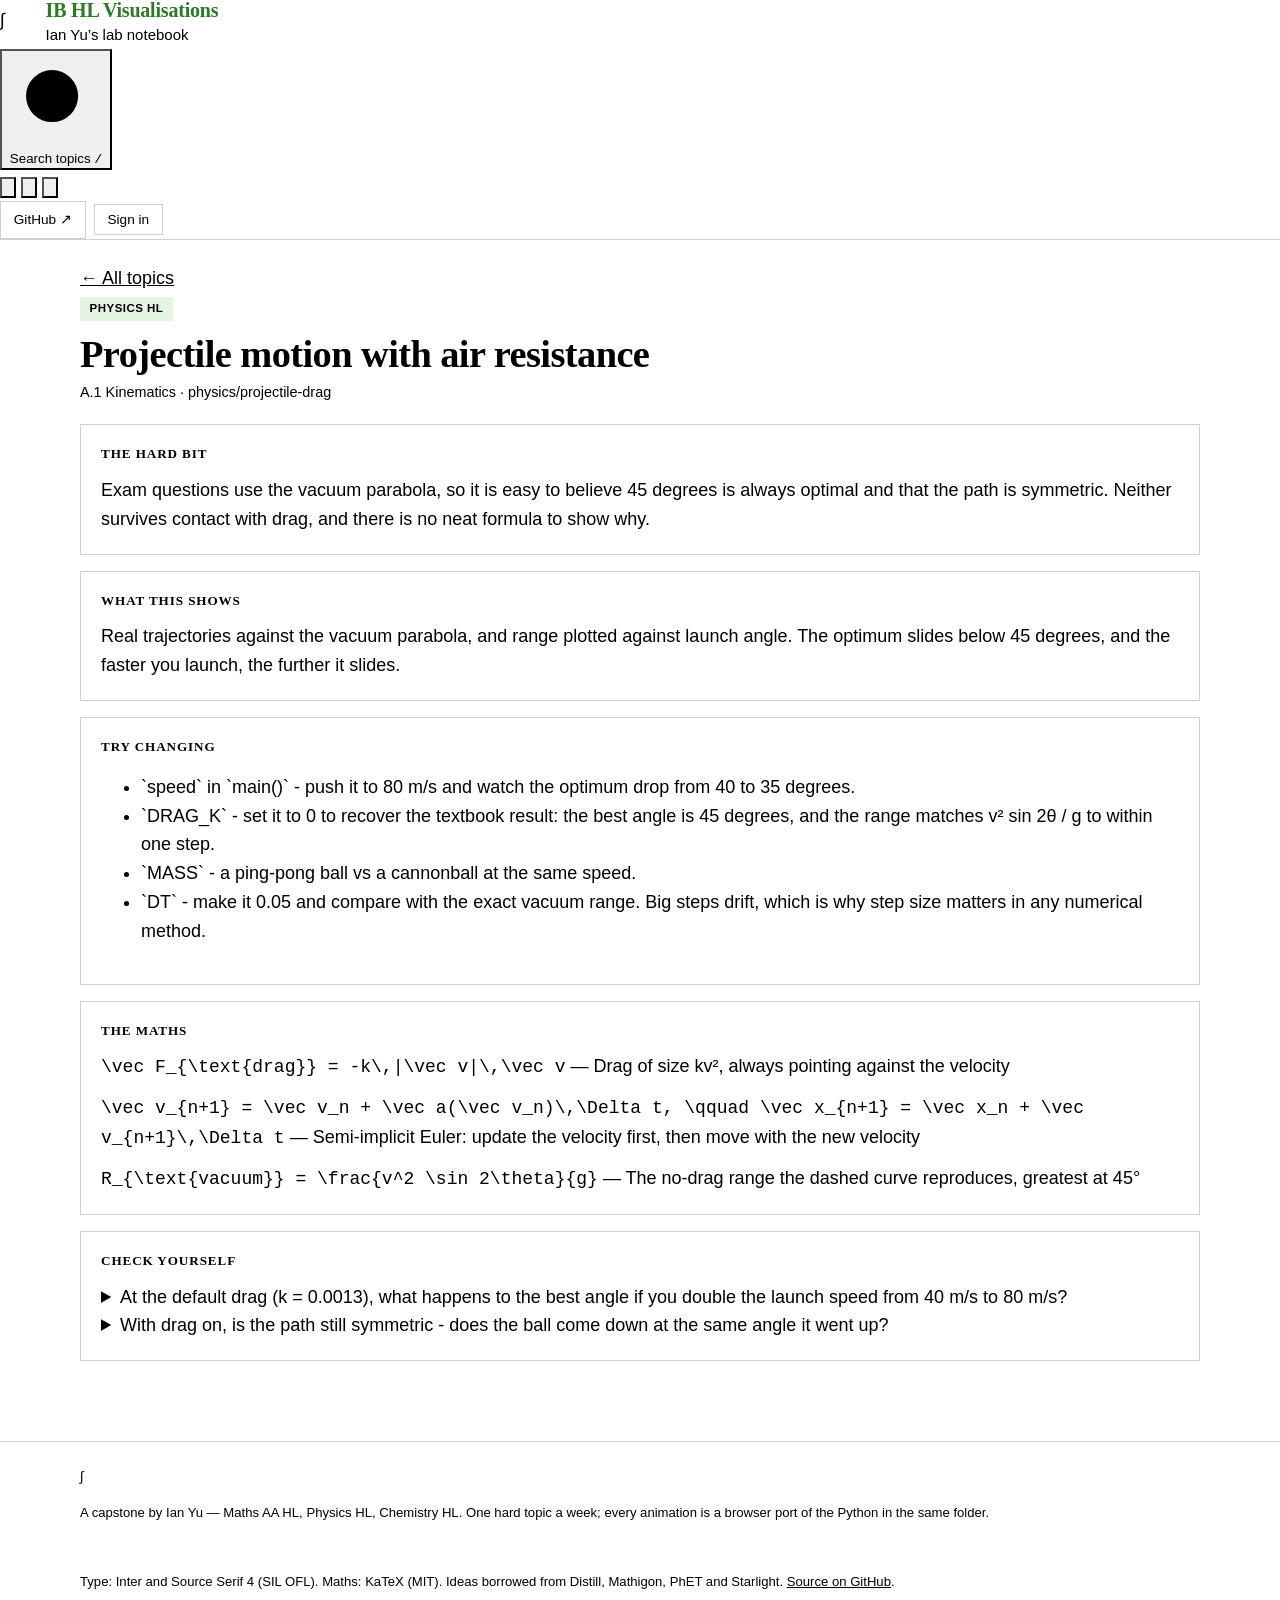
<file: docs/t/projectile-drag/index.html>
<!doctype html>
<!-- GENERATED by build_site.py - do not edit. Built from docs/index.html and topics.json. -->
<html lang="en">
<head>
<meta charset="utf-8">
<script>/* ../../ only resolves from t/<id>/ - add the slash if a host did not. */
if (!/\/(index\.html)?$/.test(location.pathname)) location.replace(location.pathname + "/" + location.search + location.hash);
</script>
<meta name="viewport" content="width=device-width, initial-scale=1">
<title>Projectile motion with air resistance — IB HL Visualisations</title>
<meta name="description" content="Real trajectories against the vacuum parabola, and range plotted against launch angle. The optimum slides below 45 degrees, and the faster you launch, the further it slides.">
<meta name="theme-color" content="#ffffff" media="(prefers-color-scheme: light)">
<meta name="theme-color" content="#0f1116" media="(prefers-color-scheme: dark)">
<link rel="canonical" href="https://iyu210-tech.github.io/Capstone_Repository/t/projectile-drag/">

<!-- Link previews. Without these the capstone shares as a blank grey card.
     build_site.py rewrites the canonical, og:url and image URLs above and
     below from SITE_URL, and uses this whole file as the template for every
     docs/t/<id>/ page, filling each of these tags in per topic. Keep the
     tags; the build fails if one it fills in has gone. -->
<meta property="og:type" content="article">
<meta property="og:site_name" content="IB HL Visualisations">
<meta property="og:title" content="Projectile motion with air resistance">
<meta property="og:description" content="Real trajectories against the vacuum parabola, and range plotted against launch angle. The optimum slides below 45 degrees, and the faster you launch, the further it slides.">
<meta property="og:url" content="https://iyu210-tech.github.io/Capstone_Repository/t/projectile-drag/">
<meta property="og:image" content="https://iyu210-tech.github.io/Capstone_Repository/og/projectile-drag.png">
<meta property="og:image:width" content="1200">
<meta property="og:image:height" content="630">
<meta name="twitter:card" content="summary_large_image">
<meta name="twitter:title" content="Projectile motion with air resistance">
<meta name="twitter:description" content="Real trajectories against the vacuum parabola, and range plotted against launch angle. The optimum slides below 45 degrees, and the faster you launch, the further it slides.">
<meta name="twitter:image" content="https://iyu210-tech.github.io/Capstone_Repository/og/projectile-drag.png">

<link rel="icon" href="data:image/svg+xml,%3Csvg xmlns='http://www.w3.org/2000/svg' viewBox='0 0 32 32'%3E%3Crect width='32' height='32' rx='7' fill='%23b4341f'/%3E%3Ctext x='16' y='24' font-size='23' font-family='Georgia,serif' fill='%23fff' text-anchor='middle'%3E%E2%88%AB%3C/text%3E%3C/svg%3E">
<link rel="manifest" href="../../manifest.webmanifest">
<!-- Fonts are self-hosted (docs/fonts/, both SIL OFL): the CSP allows fonts
     from 'self', and a student on a school network that blocks Google still
     gets the real type. Only the two upright faces are preloaded; the italic
     is small and fetched when something first uses it. -->
<link rel="preload" href="../../fonts/inter-latin.woff2" as="font" type="font/woff2" crossorigin>
<link rel="preload" href="../../fonts/source-serif-4-latin.woff2" as="font" type="font/woff2" crossorigin>
<link rel="stylesheet" href="../../style.css">
<!-- Before first paint, so a saved dark theme never flashes white. -->
<script src="../../theme.js"></script>
</head>
<body>

<a class="skip-link" href="#view">Skip to content</a>

<header class="site-head">
  <div class="site-head-inner">
    <a class="brand" href="#/">
      <span class="brand-mark" aria-hidden="true">&#8747;</span>
      <span class="brand-text">
        <strong>IB HL Visualisations</strong>
        <small>Ian Yu&rsquo;s lab notebook</small>
      </span>
    </a>

    <!-- Search lives on the home page; from anywhere else this takes you
         there with the box focused (nav.js), the same as the phone tab. -->
    <button type="button" class="head-search" id="head-search">
      <svg viewBox="0 0 24 24" aria-hidden="true"><circle cx="11" cy="11" r="6.5"/><path d="M16 16l4.5 4.5"/></svg>
      <span>Search topics</span>
      <kbd aria-hidden="true">/</kbd>
    </button>

    <div class="theme-toggle" role="group" aria-label="Colour theme">
      <button type="button" data-theme-choice="light" aria-pressed="false" title="Light">
        <svg viewBox="0 0 24 24" aria-hidden="true"><circle cx="12" cy="12" r="4"/><path d="M12 2.5v2M12 19.5v2M4.6 4.6l1.4 1.4M18 18l1.4 1.4M2.5 12h2M19.5 12h2M4.6 19.4 6 18M18 6l1.4-1.4"/></svg>
        <span class="sr-only">Light</span>
      </button>
      <button type="button" data-theme-choice="system" aria-pressed="true" title="Match the system">
        <svg viewBox="0 0 24 24" aria-hidden="true"><circle cx="12" cy="12" r="8.5"/><path d="M12 3.5a8.5 8.5 0 0 1 0 17z" class="fill"/></svg>
        <span class="sr-only">System</span>
      </button>
      <button type="button" data-theme-choice="dark" aria-pressed="false" title="Dark">
        <svg viewBox="0 0 24 24" aria-hidden="true"><path d="M19.5 14.5A8 8 0 0 1 9.5 4.5a8 8 0 1 0 10 10z"/></svg>
        <span class="sr-only">Dark</span>
      </button>
    </div>

    <nav class="head-actions" aria-label="Site">
      <a class="ghost-btn" href="https://github.com/iyu210-tech/Capstone_Repository" target="_blank" rel="noopener">GitHub &#8599;</a>
      <!-- Filled by auth.js: a "Sign in" button, or the account name plus "Sign out". -->
      <div id="account" class="account"></div>
    </nav>
  </div>
</header>

<main id="view" tabindex="-1">
  <a class="back" href="../../">&#8592; All topics</a>
  <article class="topic">
    <header class="topic-head">
      <span class="pill">Physics HL</span>
      <h1 tabindex="-1">Projectile motion with air resistance</h1>
      <p class="syllabus">A.1 Kinematics &middot; physics/projectile-drag</p>
    </header>
    <section class="two-up">
      <div class="panel">
        <h2>The hard bit</h2>
        <p>Exam questions use the vacuum parabola, so it is easy to believe 45 degrees is always optimal and that the path is symmetric. Neither survives contact with drag, and there is no neat formula to show why.</p>
      </div>
      <div class="panel">
        <h2>What this shows</h2>
        <p>Real trajectories against the vacuum parabola, and range plotted against launch angle. The optimum slides below 45 degrees, and the faster you launch, the further it slides.</p>
      </div>
    </section>
    <section class="panel">
      <h2>Try changing</h2>
      <ul>
        <li>`speed` in `main()` - push it to 80 m/s and watch the optimum drop from 40 to 35 degrees.</li>
        <li>`DRAG_K` - set it to 0 to recover the textbook result: the best angle is 45 degrees, and the range matches v² sin 2θ / g to within one step.</li>
        <li>`MASS` - a ping-pong ball vs a cannonball at the same speed.</li>
        <li>`DT` - make it 0.05 and compare with the exact vacuum range. Big steps drift, which is why step size matters in any numerical method.</li>
      </ul>
    </section>
    <section class="panel">
      <h2>The maths</h2>
      <p><code>\vec F_{\text{drag}} = -k\,|\vec v|\,\vec v</code> &mdash; Drag of size kv², always pointing against the velocity</p>
      <p><code>\vec v_{n+1} = \vec v_n + \vec a(\vec v_n)\,\Delta t, \qquad \vec x_{n+1} = \vec x_n + \vec v_{n+1}\,\Delta t</code> &mdash; Semi-implicit Euler: update the velocity first, then move with the new velocity</p>
      <p><code>R_{\text{vacuum}} = \frac{v^2 \sin 2\theta}{g}</code> &mdash; The no-drag range the dashed curve reproduces, greatest at 45°</p>
    </section>
    <section class="panel">
      <h2>Check yourself</h2>
      <details><summary>At the default drag (k = 0.0013), what happens to the best angle if you double the launch speed from 40 m/s to 80 m/s?</summary><p>It drops, from 40° to 35° (press &#x27;Jump to best angle&#x27; at each speed). Drag grows as v², so at 80 m/s it is a much bigger force compared with the weight, and every second in the air costs more range. A lower, flatter launch spends less time in the air and keeps more of its horizontal speed. In a vacuum the best angle stays at 45° at both speeds.</p></details>
      <details><summary>With drag on, is the path still symmetric - does the ball come down at the same angle it went up?</summary><p>No. Watch the solid curve against the dashed vacuum parabola: with drag the ball comes down more steeply than it went up, and its highest point is more than halfway along the range. Drag keeps removing horizontal speed, so the second half of the flight covers less ground than the first. Set k to 0 and the two curves coincide again.</p></details>
    </section>
    <noscript>
      <div class="noscript">
        <p>The interactive version of this page needs JavaScript. The
           script, the notebook and a README are in <a href="https://github.com/iyu210-tech/Capstone_Repository/tree/main/physics/projectile-drag">physics/projectile-drag</a> on GitHub.</p>
      </div>
    </noscript>
  </article>
</main>

<!-- Phone navigation. Hidden above 720px, where the header has room for the
     same actions. The account tab defers to the header button so auth.js stays
     the only owner of the sign-in flow. -->
<nav class="mobile-nav" aria-label="Main">
  <a class="mnav-item" data-route="home" href="#/">
    <svg viewBox="0 0 24 24" aria-hidden="true"><path d="M4 10.5 12 4l8 6.5V20a1 1 0 0 1-1 1h-4v-6H9v6H5a1 1 0 0 1-1-1z"/></svg>
    <span>Topics</span>
  </a>
  <button type="button" class="mnav-item" id="mnav-search">
    <svg viewBox="0 0 24 24" aria-hidden="true"><circle cx="11" cy="11" r="6.5"/><path d="M16 16l4.5 4.5"/></svg>
    <span>Search</span>
  </button>
  <button type="button" class="mnav-item" id="mnav-account">
    <svg viewBox="0 0 24 24" aria-hidden="true"><circle cx="12" cy="8.5" r="3.75"/><path d="M4.5 20c.9-4 3.9-6 7.5-6s6.6 2 7.5 6"/></svg>
    <span id="mnav-account-label">Sign in</span>
  </button>
  <a class="mnav-item" href="https://github.com/iyu210-tech/Capstone_Repository" target="_blank" rel="noopener">
    <svg viewBox="0 0 24 24" aria-hidden="true"><path d="M9 19c-4 1.4-4-2.2-6-2.7m12 5.3v-3.9c0-1.1.1-1.6-.6-2.2 3-.3 5.6-1.5 5.6-6.2A4.8 4.8 0 0 0 18.7 5 4.5 4.5 0 0 0 18.4 1s-1.2-.3-3.9 1.5a13 13 0 0 0-7 0C4.8.7 3.6 1 3.6 1a4.5 4.5 0 0 0-.3 4A4.8 4.8 0 0 0 2 9.3c0 4.7 2.6 5.9 5.6 6.2-.7.6-.7 1.2-.6 2.2V21"/></svg>
    <span>GitHub</span>
  </a>
</nav>

<footer class="site-foot">
  <div class="site-foot-inner">
    <p class="foot-sign"><span class="brand-mark small" aria-hidden="true">&#8747;</span>
       A capstone by Ian Yu &mdash; Maths AA HL, Physics HL, Chemistry HL.
       One hard topic a week; every animation is a browser port of the Python
       in the same folder.</p>
    <p class="foot-credits">Type: Inter and Source Serif 4 (SIL OFL). Maths:
       KaTeX (MIT). Ideas borrowed from Distill, Mathigon, PhET and Starlight.
       <a href="https://github.com/iyu210-tech/Capstone_Repository" target="_blank" rel="noopener">Source on GitHub</a>.</p>
  </div>
</footer>

<!-- templates ------------------------------------------------------------ -->
<template id="tpl-home">
  <section class="hero">
    <div class="hero-text">
      <p class="eyebrow">A capstone by Ian Yu &middot; Maths AA HL &middot; Physics HL &middot; Chemistry HL</p>
      <h1 tabindex="-1">Hard IB topics, worked out until they <em>run</em>.</h1>
      <p class="hero-lede">Every week I take the HL topic that was hardest and
         turn it into something you can play with here, then take home as the
         real Python.</p>
    </div>
    <ol class="hero-steps" aria-label="How it works">
      <li><span><b>Type</b> the question you&rsquo;re stuck on.</span></li>
      <li><span><b>Drag</b> the sliders until it clicks.</span></li>
      <li><span><b>Take</b> the code: copy, download or open it in Colab.</span></li>
    </ol>
  </section>

  <section class="controls" aria-label="Find a topic">
    <label class="search-label" for="search">What are you stuck on?</label>
    <div class="search-box">
      <svg viewBox="0 0 24 24" aria-hidden="true"><circle cx="11" cy="11" r="6.5"/><path d="M16 16l4.5 4.5"/></svg>
      <input id="search" type="search" placeholder="e.g. why does heating speed up a reaction" autocomplete="off" spellcheck="false">
      <!-- The "/" shortcut, shown where it can be used: touch screens hide it. -->
      <span class="search-hint" aria-hidden="true">Press <kbd>/</kbd></span>
    </div>
    <div class="suggest" data-suggest hidden><span class="suggest-lead">Try</span></div>
    <div id="filters" class="filters" role="group" aria-label="Filter by subject"></div>
  </section>

  <div class="status-row">
    <p id="count" class="count" role="status" aria-live="polite"></p>
  </div>
  <section id="cards" class="cards" aria-label="Topics"></section>
  <p id="empty" class="empty" hidden></p>
</template>

<template id="tpl-topic">
  <div class="topic-layout">
    <!-- Every topic, grouped by subject, so the next one is one click away.
         Filled by app.js; hidden below 1180px, where prev/next does the job. -->
    <aside class="topic-side" aria-label="All topics">
      <a class="side-home" href="#/">&#8592; All topics</a>
      <nav class="topic-index" data-index aria-label="Topics by subject"></nav>
    </aside>

    <article class="topic">
      <header class="topic-head">
        <p class="crumbs">
          <a class="back" href="#/">All topics</a>
          <span aria-hidden="true">/</span>
          <span class="pill" data-subject></span>
          <span class="entry-no" data-entry></span>
        </p>
        <h1 data-title tabindex="-1"></h1>
        <p class="syllabus" data-syllabus></p>
      </header>

      <section class="block hard-block" aria-labelledby="h-hard">
        <h2 class="kicker" id="h-hard"><span class="n"></span>The hard bit</h2>
        <p class="lede" data-hard></p>
      </section>

      <section class="block figure-block" id="demo-panel" aria-labelledby="h-demo">
        <h2 class="kicker" id="h-demo"><span class="n"></span>Try it</h2>
        <!-- The figure and its controls: side by side when the article is
             wide enough, controls under the figure on a phone. The orbitals
             walkthrough replaces everything inside .demo with its own
             sections. -->
        <div class="demo">
          <div class="demo-stage">
            <canvas id="stage" width="900" height="480" role="img" aria-label="Interactive plot"></canvas>
          </div>
          <div class="demo-side">
            <div class="observation">
              <h3>What you&rsquo;re seeing</h3>
              <p id="demo-readout" class="readout" aria-live="off"></p>
            </div>
            <h3 class="demo-side-title">Controls</h3>
            <div id="demo-controls" class="demo-controls"></div>
          </div>
        </div>
        <p class="fig-caption" data-caption></p>
      </section>

      <section class="block" aria-labelledby="h-shows">
        <h2 class="kicker" id="h-shows"><span class="n"></span>What this shows</h2>
        <p class="prose" data-shows></p>
      </section>

      <!-- The next three fill from topics.json when a topic has them
           (equations, try_changing, questions) and stay hidden otherwise. -->
      <section class="block" data-block="equations" aria-labelledby="h-eq" hidden>
        <h2 class="kicker" id="h-eq"><span class="n"></span>Key equations</h2>
        <div class="equations" data-equations></div>
      </section>

      <section class="block" data-block="try" aria-labelledby="h-try" hidden>
        <h2 class="kicker" id="h-try"><span class="n"></span>Try changing</h2>
        <ul class="try-list" data-try></ul>
      </section>

      <section class="block" data-block="questions" aria-labelledby="h-quiz" hidden>
        <h2 class="kicker" id="h-quiz"><span class="n"></span>Check your understanding</h2>
        <p class="block-note">Answer in your head first, then open it.</p>
        <div class="quiz" data-questions></div>
      </section>

      <section class="block code-block" aria-labelledby="h-code">
        <h2 class="kicker" id="h-code"><span class="n"></span>The Python</h2>
        <p class="hint">The real file from the repository, not a simplified
           version. Run it after <code>pip install -r requirements.txt</code>
           and you get the same figures as above.</p>
        <div class="code-card">
          <div class="code-bar">
            <span class="code-file" data-script></span>
            <div class="actions">
              <button id="copy-btn" class="btn">Copy</button>
              <button id="dl-btn" class="btn primary">Download .py</button>
              <a class="btn" data-notebook target="_blank" rel="noopener">Notebook &#8599;</a>
              <a class="btn" data-colab target="_blank" rel="noopener">Open in Colab &#8599;</a>
            </div>
          </div>
          <pre class="code" tabindex="0" aria-label="Python source"><code id="source"></code></pre>
        </div>
        <p class="sr-only" id="copy-status" role="status" aria-live="polite"></p>
      </section>
    </article>
  </div>
</template>

<template id="tpl-missing">
  <section class="notfound">
    <p class="eyebrow">Error 404 &middot; no such entry</p>
    <h1 tabindex="-1">That topic is not here</h1>
    <p>Nothing in the collection matches <code data-wanted></code>. It may have
       been renamed since the link was shared, or it may not be written yet
       &mdash; the collection grows each week.</p>
    <p><a class="btn primary" href="#/">Browse all topics &#8594;</a></p>
  </section>
</template>

<!-- sign in ---------------------------------------------------------------
     One dialog for both routes. Google is offered first because it is one
     click and needs no new password; email and password is there for anyone
     who would rather not link a Google account. -->
<dialog id="auth-dialog" class="auth-dialog" aria-labelledby="auth-title">
  <form method="dialog" class="auth-close-form">
    <button class="auth-close" aria-label="Close">&#10005;</button>
  </form>

  <h2 id="auth-title">Sign in</h2>
  <p class="auth-lede">Every topic stays free to read and run either way &mdash;
     an account just remembers you between visits.</p>

  <p id="auth-setup" class="auth-setup" hidden>
    Sign-in is not switched on yet: add the project URL and anon key to
    <code>auth-config.js</code>, from Supabase &rarr; Project Settings &rarr; API.
  </p>

  <button type="button" id="auth-google" class="google-btn">
    <svg class="google-mark" width="18" height="18" viewBox="0 0 18 18" aria-hidden="true">
      <path fill="#4285F4" d="M17.64 9.2c0-.64-.06-1.25-.16-1.84H9v3.48h4.84a4.14 4.14 0 0 1-1.8 2.72v2.26h2.92c1.7-1.57 2.68-3.88 2.68-6.62z"/>
      <path fill="#34A853" d="M9 18c2.43 0 4.47-.8 5.96-2.18l-2.92-2.26c-.8.54-1.84.86-3.04.86-2.34 0-4.32-1.58-5.03-3.7H.96v2.33A9 9 0 0 0 9 18z"/>
      <path fill="#FBBC05" d="M3.97 10.72a5.4 5.4 0 0 1 0-3.44V4.95H.96a9 9 0 0 0 0 8.1l3.01-2.33z"/>
      <path fill="#EA4335" d="M9 3.58c1.32 0 2.5.46 3.44 1.35l2.58-2.58C13.46.9 11.43 0 9 0A9 9 0 0 0 .96 4.95l3.01 2.33C4.68 5.16 6.66 3.58 9 3.58z"/>
    </svg>
    Continue with Google
  </button>

  <div class="auth-or" id="auth-or"><span>or</span></div>

  <form id="auth-form" class="auth-form" novalidate>
    <label for="auth-email">Email</label>
    <input id="auth-email" type="email" autocomplete="email" required>

    <label for="auth-password">Password</label>
    <input id="auth-password" type="password" autocomplete="current-password" required minlength="6">

    <button type="submit" id="auth-submit" class="btn primary auth-submit">Sign in</button>
    <button type="button" id="auth-reset" class="linkish">Forgot your password?</button>
  </form>

  <p id="auth-msg" class="auth-msg" role="status" aria-live="polite" hidden></p>

  <p class="auth-switch" id="auth-switch-row">
    <span id="auth-switch-text">New here?</span>
    <button type="button" id="auth-switch" class="linkish">Create an account</button>
  </p>
</dialog>

<script src="../../topics.js"></script>
<script src="../../demos.js"></script>
<script src="../../app.js"></script>
<script src="../../nav.js"></script>
<script src="../../share.js"></script>
<script src="../../progress.js"></script>
<script src="../../auth-config.js"></script>
<script type="module" src="../../auth.js"></script>
</body>
</html>
</file>
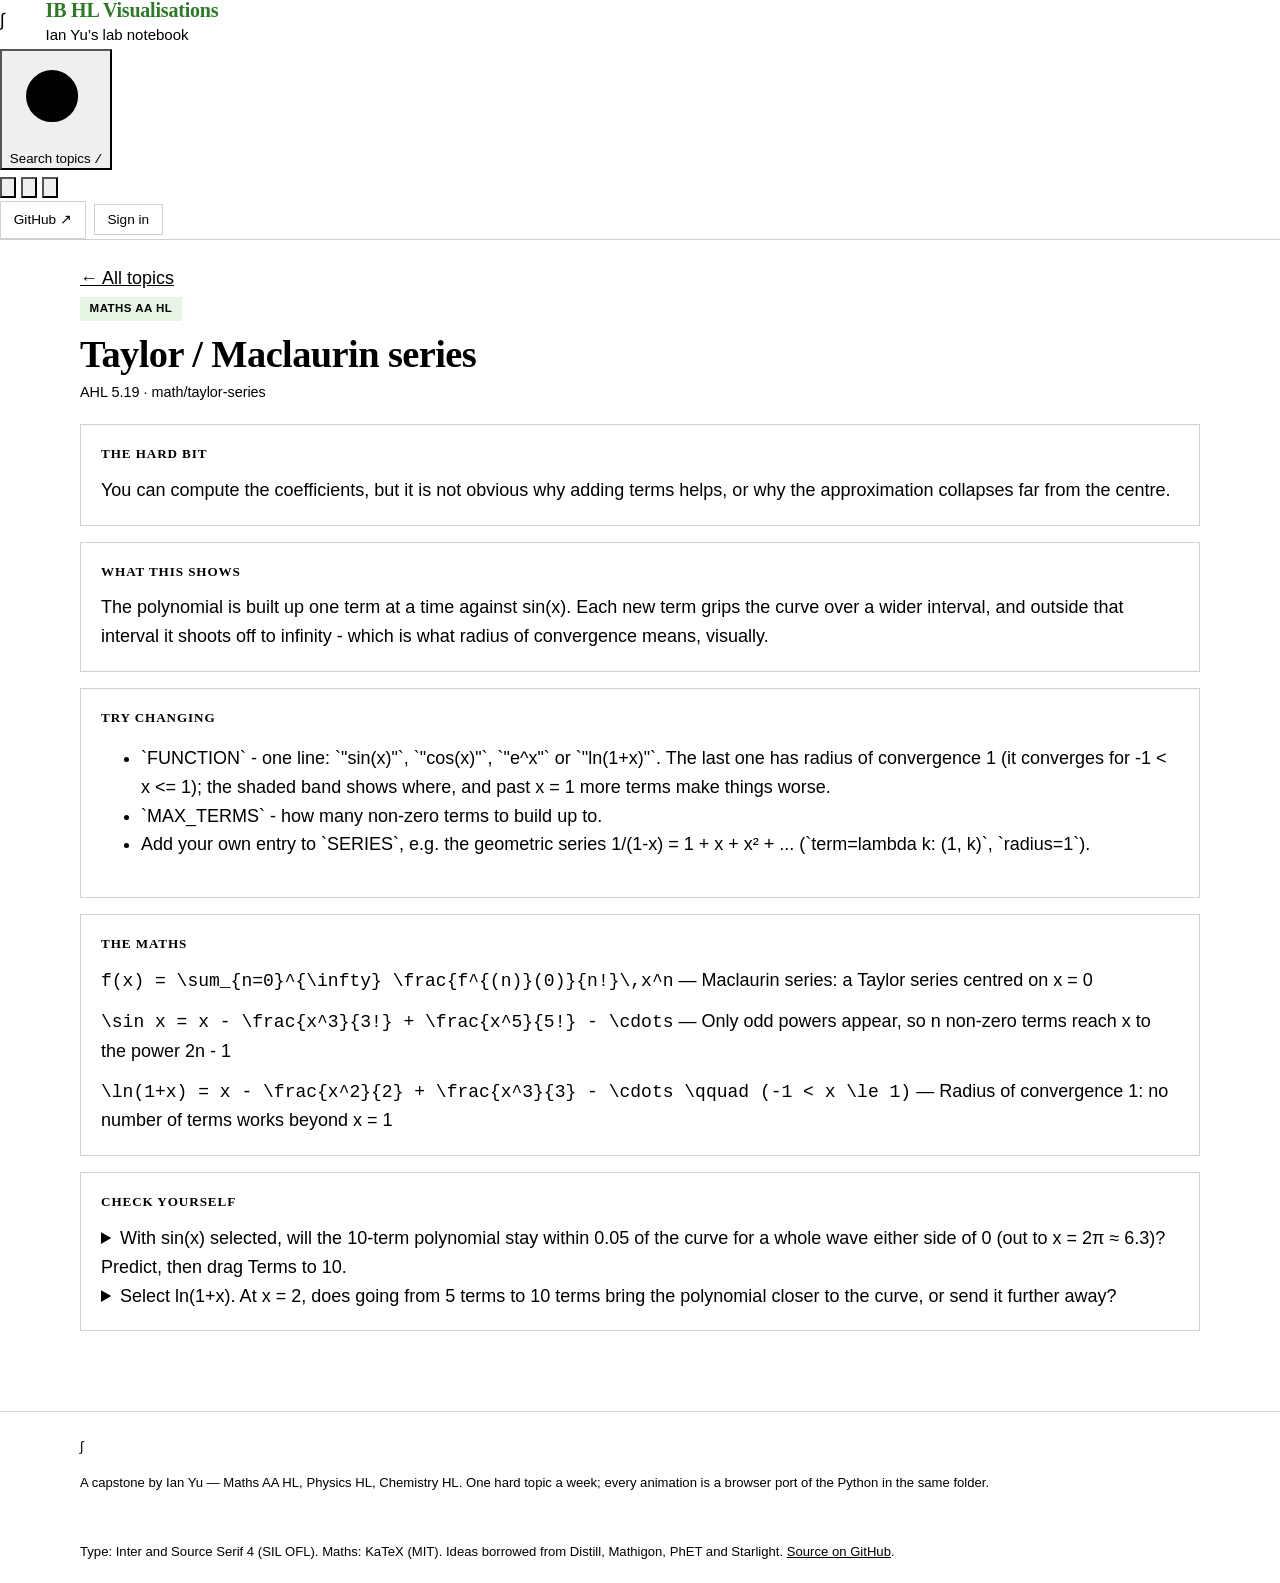
<file: docs/t/taylor-series/index.html>
<!doctype html>
<!-- GENERATED by build_site.py - do not edit. Built from docs/index.html and topics.json. -->
<html lang="en">
<head>
<meta charset="utf-8">
<script>/* ../../ only resolves from t/<id>/ - add the slash if a host did not. */
if (!/\/(index\.html)?$/.test(location.pathname)) location.replace(location.pathname + "/" + location.search + location.hash);
</script>
<meta name="viewport" content="width=device-width, initial-scale=1">
<title>Taylor / Maclaurin series — IB HL Visualisations</title>
<meta name="description" content="The polynomial is built up one term at a time against sin(x). Each new term grips the curve over a wider interval, and outside that interval it shoots off to infinity - which is what radius of…">
<meta name="theme-color" content="#ffffff" media="(prefers-color-scheme: light)">
<meta name="theme-color" content="#0f1116" media="(prefers-color-scheme: dark)">
<link rel="canonical" href="https://iyu210-tech.github.io/Capstone_Repository/t/taylor-series/">

<!-- Link previews. Without these the capstone shares as a blank grey card.
     build_site.py rewrites the canonical, og:url and image URLs above and
     below from SITE_URL, and uses this whole file as the template for every
     docs/t/<id>/ page, filling each of these tags in per topic. Keep the
     tags; the build fails if one it fills in has gone. -->
<meta property="og:type" content="article">
<meta property="og:site_name" content="IB HL Visualisations">
<meta property="og:title" content="Taylor / Maclaurin series">
<meta property="og:description" content="The polynomial is built up one term at a time against sin(x). Each new term grips the curve over a wider interval, and outside that interval it shoots off to infinity - which is what radius of…">
<meta property="og:url" content="https://iyu210-tech.github.io/Capstone_Repository/t/taylor-series/">
<meta property="og:image" content="https://iyu210-tech.github.io/Capstone_Repository/og/taylor-series.png">
<meta property="og:image:width" content="1200">
<meta property="og:image:height" content="630">
<meta name="twitter:card" content="summary_large_image">
<meta name="twitter:title" content="Taylor / Maclaurin series">
<meta name="twitter:description" content="The polynomial is built up one term at a time against sin(x). Each new term grips the curve over a wider interval, and outside that interval it shoots off to infinity - which is what radius of…">
<meta name="twitter:image" content="https://iyu210-tech.github.io/Capstone_Repository/og/taylor-series.png">

<link rel="icon" href="data:image/svg+xml,%3Csvg xmlns='http://www.w3.org/2000/svg' viewBox='0 0 32 32'%3E%3Crect width='32' height='32' rx='7' fill='%23b4341f'/%3E%3Ctext x='16' y='24' font-size='23' font-family='Georgia,serif' fill='%23fff' text-anchor='middle'%3E%E2%88%AB%3C/text%3E%3C/svg%3E">
<link rel="manifest" href="../../manifest.webmanifest">
<!-- Fonts are self-hosted (docs/fonts/, both SIL OFL): the CSP allows fonts
     from 'self', and a student on a school network that blocks Google still
     gets the real type. Only the two upright faces are preloaded; the italic
     is small and fetched when something first uses it. -->
<link rel="preload" href="../../fonts/inter-latin.woff2" as="font" type="font/woff2" crossorigin>
<link rel="preload" href="../../fonts/source-serif-4-latin.woff2" as="font" type="font/woff2" crossorigin>
<link rel="stylesheet" href="../../style.css">
<!-- Before first paint, so a saved dark theme never flashes white. -->
<script src="../../theme.js"></script>
</head>
<body>

<a class="skip-link" href="#view">Skip to content</a>

<header class="site-head">
  <div class="site-head-inner">
    <a class="brand" href="#/">
      <span class="brand-mark" aria-hidden="true">&#8747;</span>
      <span class="brand-text">
        <strong>IB HL Visualisations</strong>
        <small>Ian Yu&rsquo;s lab notebook</small>
      </span>
    </a>

    <!-- Search lives on the home page; from anywhere else this takes you
         there with the box focused (nav.js), the same as the phone tab. -->
    <button type="button" class="head-search" id="head-search">
      <svg viewBox="0 0 24 24" aria-hidden="true"><circle cx="11" cy="11" r="6.5"/><path d="M16 16l4.5 4.5"/></svg>
      <span>Search topics</span>
      <kbd aria-hidden="true">/</kbd>
    </button>

    <div class="theme-toggle" role="group" aria-label="Colour theme">
      <button type="button" data-theme-choice="light" aria-pressed="false" title="Light">
        <svg viewBox="0 0 24 24" aria-hidden="true"><circle cx="12" cy="12" r="4"/><path d="M12 2.5v2M12 19.5v2M4.6 4.6l1.4 1.4M18 18l1.4 1.4M2.5 12h2M19.5 12h2M4.6 19.4 6 18M18 6l1.4-1.4"/></svg>
        <span class="sr-only">Light</span>
      </button>
      <button type="button" data-theme-choice="system" aria-pressed="true" title="Match the system">
        <svg viewBox="0 0 24 24" aria-hidden="true"><circle cx="12" cy="12" r="8.5"/><path d="M12 3.5a8.5 8.5 0 0 1 0 17z" class="fill"/></svg>
        <span class="sr-only">System</span>
      </button>
      <button type="button" data-theme-choice="dark" aria-pressed="false" title="Dark">
        <svg viewBox="0 0 24 24" aria-hidden="true"><path d="M19.5 14.5A8 8 0 0 1 9.5 4.5a8 8 0 1 0 10 10z"/></svg>
        <span class="sr-only">Dark</span>
      </button>
    </div>

    <nav class="head-actions" aria-label="Site">
      <a class="ghost-btn" href="https://github.com/iyu210-tech/Capstone_Repository" target="_blank" rel="noopener">GitHub &#8599;</a>
      <!-- Filled by auth.js: a "Sign in" button, or the account name plus "Sign out". -->
      <div id="account" class="account"></div>
    </nav>
  </div>
</header>

<main id="view" tabindex="-1">
  <a class="back" href="../../">&#8592; All topics</a>
  <article class="topic">
    <header class="topic-head">
      <span class="pill">Maths AA HL</span>
      <h1 tabindex="-1">Taylor / Maclaurin series</h1>
      <p class="syllabus">AHL 5.19 &middot; math/taylor-series</p>
    </header>
    <section class="two-up">
      <div class="panel">
        <h2>The hard bit</h2>
        <p>You can compute the coefficients, but it is not obvious why adding terms helps, or why the approximation collapses far from the centre.</p>
      </div>
      <div class="panel">
        <h2>What this shows</h2>
        <p>The polynomial is built up one term at a time against sin(x). Each new term grips the curve over a wider interval, and outside that interval it shoots off to infinity - which is what radius of convergence means, visually.</p>
      </div>
    </section>
    <section class="panel">
      <h2>Try changing</h2>
      <ul>
        <li>`FUNCTION` - one line: `&quot;sin(x)&quot;`, `&quot;cos(x)&quot;`, `&quot;e^x&quot;` or `&quot;ln(1+x)&quot;`. The last one has radius of convergence 1 (it converges for -1 &lt; x &lt;= 1); the shaded band shows where, and past x = 1 more terms make things worse.</li>
        <li>`MAX_TERMS` - how many non-zero terms to build up to.</li>
        <li>Add your own entry to `SERIES`, e.g. the geometric series 1/(1-x) = 1 + x + x² + ... (`term=lambda k: (1, k)`, `radius=1`).</li>
      </ul>
    </section>
    <section class="panel">
      <h2>The maths</h2>
      <p><code>f(x) = \sum_{n=0}^{\infty} \frac{f^{(n)}(0)}{n!}\,x^n</code> &mdash; Maclaurin series: a Taylor series centred on x = 0</p>
      <p><code>\sin x = x - \frac{x^3}{3!} + \frac{x^5}{5!} - \cdots</code> &mdash; Only odd powers appear, so n non-zero terms reach x to the power 2n - 1</p>
      <p><code>\ln(1+x) = x - \frac{x^2}{2} + \frac{x^3}{3} - \cdots \qquad (-1 &lt; x \le 1)</code> &mdash; Radius of convergence 1: no number of terms works beyond x = 1</p>
    </section>
    <section class="panel">
      <h2>Check yourself</h2>
      <details><summary>With sin(x) selected, will the 10-term polynomial stay within 0.05 of the curve for a whole wave either side of 0 (out to x = 2π ≈ 6.3)? Predict, then drag Terms to 10.</summary><p>Yes, and a bit more: the readout says it tracks sin(x) from about x = -7.5 to 7.5. The series for sin(x) converges for every x, so each extra term pushes that edge further out; with 5 terms the edge is only at about 3.7.</p></details>
      <details><summary>Select ln(1+x). At x = 2, does going from 5 terms to 10 terms bring the polynomial closer to the curve, or send it further away?</summary><p>Further away. At x = 2 the 5-term polynomial gives about 5.1 and the 10-term one about -64.8, against ln 3 ≈ 1.1. x = 2 is outside the radius of convergence (1), where the terms 2ⁿ/n grow instead of shrinking, so every term added makes it worse. Inside the shaded band the opposite happens: with 10 terms the readout&#x27;s good region reaches x = 1.</p></details>
    </section>
    <noscript>
      <div class="noscript">
        <p>The interactive version of this page needs JavaScript. The
           script, the notebook and a README are in <a href="https://github.com/iyu210-tech/Capstone_Repository/tree/main/math/taylor-series">math/taylor-series</a> on GitHub.</p>
      </div>
    </noscript>
  </article>
</main>

<!-- Phone navigation. Hidden above 720px, where the header has room for the
     same actions. The account tab defers to the header button so auth.js stays
     the only owner of the sign-in flow. -->
<nav class="mobile-nav" aria-label="Main">
  <a class="mnav-item" data-route="home" href="#/">
    <svg viewBox="0 0 24 24" aria-hidden="true"><path d="M4 10.5 12 4l8 6.5V20a1 1 0 0 1-1 1h-4v-6H9v6H5a1 1 0 0 1-1-1z"/></svg>
    <span>Topics</span>
  </a>
  <button type="button" class="mnav-item" id="mnav-search">
    <svg viewBox="0 0 24 24" aria-hidden="true"><circle cx="11" cy="11" r="6.5"/><path d="M16 16l4.5 4.5"/></svg>
    <span>Search</span>
  </button>
  <button type="button" class="mnav-item" id="mnav-account">
    <svg viewBox="0 0 24 24" aria-hidden="true"><circle cx="12" cy="8.5" r="3.75"/><path d="M4.5 20c.9-4 3.9-6 7.5-6s6.6 2 7.5 6"/></svg>
    <span id="mnav-account-label">Sign in</span>
  </button>
  <a class="mnav-item" href="https://github.com/iyu210-tech/Capstone_Repository" target="_blank" rel="noopener">
    <svg viewBox="0 0 24 24" aria-hidden="true"><path d="M9 19c-4 1.4-4-2.2-6-2.7m12 5.3v-3.9c0-1.1.1-1.6-.6-2.2 3-.3 5.6-1.5 5.6-6.2A4.8 4.8 0 0 0 18.7 5 4.5 4.5 0 0 0 18.4 1s-1.2-.3-3.9 1.5a13 13 0 0 0-7 0C4.8.7 3.6 1 3.6 1a4.5 4.5 0 0 0-.3 4A4.8 4.8 0 0 0 2 9.3c0 4.7 2.6 5.9 5.6 6.2-.7.6-.7 1.2-.6 2.2V21"/></svg>
    <span>GitHub</span>
  </a>
</nav>

<footer class="site-foot">
  <div class="site-foot-inner">
    <p class="foot-sign"><span class="brand-mark small" aria-hidden="true">&#8747;</span>
       A capstone by Ian Yu &mdash; Maths AA HL, Physics HL, Chemistry HL.
       One hard topic a week; every animation is a browser port of the Python
       in the same folder.</p>
    <p class="foot-credits">Type: Inter and Source Serif 4 (SIL OFL). Maths:
       KaTeX (MIT). Ideas borrowed from Distill, Mathigon, PhET and Starlight.
       <a href="https://github.com/iyu210-tech/Capstone_Repository" target="_blank" rel="noopener">Source on GitHub</a>.</p>
  </div>
</footer>

<!-- templates ------------------------------------------------------------ -->
<template id="tpl-home">
  <section class="hero">
    <div class="hero-text">
      <p class="eyebrow">A capstone by Ian Yu &middot; Maths AA HL &middot; Physics HL &middot; Chemistry HL</p>
      <h1 tabindex="-1">Hard IB topics, worked out until they <em>run</em>.</h1>
      <p class="hero-lede">Every week I take the HL topic that was hardest and
         turn it into something you can play with here, then take home as the
         real Python.</p>
    </div>
    <ol class="hero-steps" aria-label="How it works">
      <li><span><b>Type</b> the question you&rsquo;re stuck on.</span></li>
      <li><span><b>Drag</b> the sliders until it clicks.</span></li>
      <li><span><b>Take</b> the code: copy, download or open it in Colab.</span></li>
    </ol>
  </section>

  <section class="controls" aria-label="Find a topic">
    <label class="search-label" for="search">What are you stuck on?</label>
    <div class="search-box">
      <svg viewBox="0 0 24 24" aria-hidden="true"><circle cx="11" cy="11" r="6.5"/><path d="M16 16l4.5 4.5"/></svg>
      <input id="search" type="search" placeholder="e.g. why does heating speed up a reaction" autocomplete="off" spellcheck="false">
      <!-- The "/" shortcut, shown where it can be used: touch screens hide it. -->
      <span class="search-hint" aria-hidden="true">Press <kbd>/</kbd></span>
    </div>
    <div class="suggest" data-suggest hidden><span class="suggest-lead">Try</span></div>
    <div id="filters" class="filters" role="group" aria-label="Filter by subject"></div>
  </section>

  <div class="status-row">
    <p id="count" class="count" role="status" aria-live="polite"></p>
  </div>
  <section id="cards" class="cards" aria-label="Topics"></section>
  <p id="empty" class="empty" hidden></p>
</template>

<template id="tpl-topic">
  <div class="topic-layout">
    <!-- Every topic, grouped by subject, so the next one is one click away.
         Filled by app.js; hidden below 1180px, where prev/next does the job. -->
    <aside class="topic-side" aria-label="All topics">
      <a class="side-home" href="#/">&#8592; All topics</a>
      <nav class="topic-index" data-index aria-label="Topics by subject"></nav>
    </aside>

    <article class="topic">
      <header class="topic-head">
        <p class="crumbs">
          <a class="back" href="#/">All topics</a>
          <span aria-hidden="true">/</span>
          <span class="pill" data-subject></span>
          <span class="entry-no" data-entry></span>
        </p>
        <h1 data-title tabindex="-1"></h1>
        <p class="syllabus" data-syllabus></p>
      </header>

      <section class="block hard-block" aria-labelledby="h-hard">
        <h2 class="kicker" id="h-hard"><span class="n"></span>The hard bit</h2>
        <p class="lede" data-hard></p>
      </section>

      <section class="block figure-block" id="demo-panel" aria-labelledby="h-demo">
        <h2 class="kicker" id="h-demo"><span class="n"></span>Try it</h2>
        <!-- The figure and its controls: side by side when the article is
             wide enough, controls under the figure on a phone. The orbitals
             walkthrough replaces everything inside .demo with its own
             sections. -->
        <div class="demo">
          <div class="demo-stage">
            <canvas id="stage" width="900" height="480" role="img" aria-label="Interactive plot"></canvas>
          </div>
          <div class="demo-side">
            <div class="observation">
              <h3>What you&rsquo;re seeing</h3>
              <p id="demo-readout" class="readout" aria-live="off"></p>
            </div>
            <h3 class="demo-side-title">Controls</h3>
            <div id="demo-controls" class="demo-controls"></div>
          </div>
        </div>
        <p class="fig-caption" data-caption></p>
      </section>

      <section class="block" aria-labelledby="h-shows">
        <h2 class="kicker" id="h-shows"><span class="n"></span>What this shows</h2>
        <p class="prose" data-shows></p>
      </section>

      <!-- The next three fill from topics.json when a topic has them
           (equations, try_changing, questions) and stay hidden otherwise. -->
      <section class="block" data-block="equations" aria-labelledby="h-eq" hidden>
        <h2 class="kicker" id="h-eq"><span class="n"></span>Key equations</h2>
        <div class="equations" data-equations></div>
      </section>

      <section class="block" data-block="try" aria-labelledby="h-try" hidden>
        <h2 class="kicker" id="h-try"><span class="n"></span>Try changing</h2>
        <ul class="try-list" data-try></ul>
      </section>

      <section class="block" data-block="questions" aria-labelledby="h-quiz" hidden>
        <h2 class="kicker" id="h-quiz"><span class="n"></span>Check your understanding</h2>
        <p class="block-note">Answer in your head first, then open it.</p>
        <div class="quiz" data-questions></div>
      </section>

      <section class="block code-block" aria-labelledby="h-code">
        <h2 class="kicker" id="h-code"><span class="n"></span>The Python</h2>
        <p class="hint">The real file from the repository, not a simplified
           version. Run it after <code>pip install -r requirements.txt</code>
           and you get the same figures as above.</p>
        <div class="code-card">
          <div class="code-bar">
            <span class="code-file" data-script></span>
            <div class="actions">
              <button id="copy-btn" class="btn">Copy</button>
              <button id="dl-btn" class="btn primary">Download .py</button>
              <a class="btn" data-notebook target="_blank" rel="noopener">Notebook &#8599;</a>
              <a class="btn" data-colab target="_blank" rel="noopener">Open in Colab &#8599;</a>
            </div>
          </div>
          <pre class="code" tabindex="0" aria-label="Python source"><code id="source"></code></pre>
        </div>
        <p class="sr-only" id="copy-status" role="status" aria-live="polite"></p>
      </section>
    </article>
  </div>
</template>

<template id="tpl-missing">
  <section class="notfound">
    <p class="eyebrow">Error 404 &middot; no such entry</p>
    <h1 tabindex="-1">That topic is not here</h1>
    <p>Nothing in the collection matches <code data-wanted></code>. It may have
       been renamed since the link was shared, or it may not be written yet
       &mdash; the collection grows each week.</p>
    <p><a class="btn primary" href="#/">Browse all topics &#8594;</a></p>
  </section>
</template>

<!-- sign in ---------------------------------------------------------------
     One dialog for both routes. Google is offered first because it is one
     click and needs no new password; email and password is there for anyone
     who would rather not link a Google account. -->
<dialog id="auth-dialog" class="auth-dialog" aria-labelledby="auth-title">
  <form method="dialog" class="auth-close-form">
    <button class="auth-close" aria-label="Close">&#10005;</button>
  </form>

  <h2 id="auth-title">Sign in</h2>
  <p class="auth-lede">Every topic stays free to read and run either way &mdash;
     an account just remembers you between visits.</p>

  <p id="auth-setup" class="auth-setup" hidden>
    Sign-in is not switched on yet: add the project URL and anon key to
    <code>auth-config.js</code>, from Supabase &rarr; Project Settings &rarr; API.
  </p>

  <button type="button" id="auth-google" class="google-btn">
    <svg class="google-mark" width="18" height="18" viewBox="0 0 18 18" aria-hidden="true">
      <path fill="#4285F4" d="M17.64 9.2c0-.64-.06-1.25-.16-1.84H9v3.48h4.84a4.14 4.14 0 0 1-1.8 2.72v2.26h2.92c1.7-1.57 2.68-3.88 2.68-6.62z"/>
      <path fill="#34A853" d="M9 18c2.43 0 4.47-.8 5.96-2.18l-2.92-2.26c-.8.54-1.84.86-3.04.86-2.34 0-4.32-1.58-5.03-3.7H.96v2.33A9 9 0 0 0 9 18z"/>
      <path fill="#FBBC05" d="M3.97 10.72a5.4 5.4 0 0 1 0-3.44V4.95H.96a9 9 0 0 0 0 8.1l3.01-2.33z"/>
      <path fill="#EA4335" d="M9 3.58c1.32 0 2.5.46 3.44 1.35l2.58-2.58C13.46.9 11.43 0 9 0A9 9 0 0 0 .96 4.95l3.01 2.33C4.68 5.16 6.66 3.58 9 3.58z"/>
    </svg>
    Continue with Google
  </button>

  <div class="auth-or" id="auth-or"><span>or</span></div>

  <form id="auth-form" class="auth-form" novalidate>
    <label for="auth-email">Email</label>
    <input id="auth-email" type="email" autocomplete="email" required>

    <label for="auth-password">Password</label>
    <input id="auth-password" type="password" autocomplete="current-password" required minlength="6">

    <button type="submit" id="auth-submit" class="btn primary auth-submit">Sign in</button>
    <button type="button" id="auth-reset" class="linkish">Forgot your password?</button>
  </form>

  <p id="auth-msg" class="auth-msg" role="status" aria-live="polite" hidden></p>

  <p class="auth-switch" id="auth-switch-row">
    <span id="auth-switch-text">New here?</span>
    <button type="button" id="auth-switch" class="linkish">Create an account</button>
  </p>
</dialog>

<script src="../../topics.js"></script>
<script src="../../demos.js"></script>
<script src="../../app.js"></script>
<script src="../../nav.js"></script>
<script src="../../share.js"></script>
<script src="../../progress.js"></script>
<script src="../../auth-config.js"></script>
<script type="module" src="../../auth.js"></script>
</body>
</html>
</file>
<file: docs/style.css>
/* SlimeIB: white, black and green only.

   Color rules:
     - green (--accent) is the brand and means "progress";
     - subjects are RGB (math red, physics green, chemistry blue);
     - on the map, node sides encode topic difficulty (circle → triangle → square → pentagon);
     - progress is a count of filled segments, not a color change.
     - headers: Comic Sans; subheaders: Comfortaa; body: Montserrat; text is black. */

:root {
  color-scheme: light;
  --bg: #ffffff;
  --surface: #ffffff;
  --surface-2: #f2f2f2;
  --border: #d0d0d0;
  --ink: #000000;
  --ink-soft: #000000;
  --accent: #2c7a25;
  --accent-strong: #6cc551;
  --accent-soft: #e6f4e4;
  --on-accent: #ffffff;
  --code-bg: #f7f7f7;

  --good: #2c7a25;
  --good-soft: #e6f4e4;
  --bad: #000000;
  --bad-soft: #ececec;
  --info-soft: #f2f2f2;

  --math: rgb(200, 40, 40);       --math-soft: rgb(252, 232, 232);
  --physics: rgb(44, 122, 37);    --physics-soft: rgb(230, 244, 228);
  --chemistry: rgb(40, 90, 200);  --chemistry-soft: rgb(232, 238, 252);

  --edge: #888888;
  --ring-off: #d8d8d8;

  --plot-fill: rgba(44, 122, 37, .26);
  --plot-ref: #888888;
  --plot-grid: #e5e5e5;
  --plot-2: rgb(40, 90, 200);

  --skeleton: #ececec;
  --radius: 0;
  --maxw: 1160px;
  --head-h: 60px;
  --serif: "Comic Sans MS", "Comic Sans", cursive;
  --subhead: "Comfortaa", cursive;
  --body: "Montserrat", sans-serif;
}

[data-theme="dark"] {
  color-scheme: dark;
  --bg: #000000;
  --surface: #0f0f0f;
  --surface-2: #1a1a1a;
  --border: #333333;
  --ink: #ffffff;
  --ink-soft: #ffffff;
  --accent: #6cc551;
  --accent-strong: #6cc551;
  --accent-soft: #142214;
  --on-accent: #000000;
  --code-bg: #111111;

  --good: #6cc551;
  --good-soft: #142214;
  --bad: #ffffff;
  --bad-soft: #222222;
  --info-soft: #1a1a1a;

  --math: rgb(240, 100, 100);     --math-soft: rgb(40, 16, 16);
  --physics: rgb(108, 197, 81);   --physics-soft: rgb(16, 36, 16);
  --chemistry: rgb(110, 150, 255); --chemistry-soft: rgb(16, 22, 40);

  --edge: #666666;
  --ring-off: #333333;

  --plot-fill: rgba(108, 197, 81, .3);
  --plot-ref: #777777;
  --plot-grid: #2a2a2a;
  --plot-2: rgb(110, 150, 255);

  --skeleton: #1a1a1a;
}

.subj-math { --subj: var(--math); --subj-soft: var(--math-soft); }
.subj-physics { --subj: var(--physics); --subj-soft: var(--physics-soft); }
.subj-chemistry { --subj: var(--chemistry); --subj-soft: var(--chemistry-soft); }

* { box-sizing: border-box; }

body {
  margin: 0;
  background: var(--bg);
  color: var(--ink);
  font: 18px/1.6 var(--body);
  -webkit-font-smoothing: antialiased;
}

a { color: var(--ink); }
h1, .map-head h1, .stat-row b, .hero h1, .today-big b, .tally b {
  line-height: 1.25;
  font-family: var(--serif);
  color: #000;
}
.brand-text strong { font-family: var(--serif); }
h2, h3, h4, .np-title, .section-title, .list-cluster, .list-subj, .list-title,
.map-legend summary, .map-legend h4 {
  line-height: 1.3;
  font-family: var(--subhead);
  color: #000;
}
[data-theme="dark"] h1, [data-theme="dark"] .map-head h1,
[data-theme="dark"] .stat-row b, [data-theme="dark"] .hero h1, [data-theme="dark"] .today-big b,
[data-theme="dark"] .tally b,
[data-theme="dark"] h2, [data-theme="dark"] h3, [data-theme="dark"] h4,
[data-theme="dark"] .np-title, [data-theme="dark"] .section-title, [data-theme="dark"] .list-cluster,
[data-theme="dark"] .list-subj, [data-theme="dark"] .list-title, [data-theme="dark"] .map-legend summary,
[data-theme="dark"] .map-legend h4 {
  color: #fff;
}

:where(a, button, input, select, textarea, summary, [tabindex]):focus-visible {
  outline: 2px solid var(--accent);
  outline-offset: 2px;
  border-radius: 6px;
}
h1[tabindex]:focus, h2[tabindex]:focus, .np-title:focus { outline: none; }

.sr-only {
  position: absolute; width: 1px; height: 1px;
  padding: 0; margin: -1px; overflow: hidden;
  clip: rect(0 0 0 0); clip-path: inset(50%); white-space: nowrap;
}

.skip-link {
  position: absolute; left: .75rem; top: -3rem;
  background: var(--accent); color: var(--on-accent);
  padding: .5rem .9rem; border-radius: 8px;
  text-decoration: none; font-size: .9rem; z-index: 60;
  transition: top .15s ease;
}
.skip-link:focus { top: .75rem; }

.muted { color: var(--ink-soft); }
.small { font-size: .85rem; }
.empty { color: var(--ink-soft); padding: 1rem 0 2rem; list-style: none; }

/* header / footer ------------------------------------------------------- */
.site-head {
  position: sticky; top: 0; z-index: 30;
  background: var(--bg);
  border-bottom: 1px solid var(--border);
}
.head-inner {
  display: flex; align-items: center; gap: 1.25rem;
  max-width: var(--maxw); margin: 0 auto; padding: 0 1.25rem;
  min-height: var(--head-h);
}
.brand { display: flex; align-items: center; gap: .6rem; text-decoration: none; color: inherit; flex: none; }
.brand-mark {
  width: 36px; height: 36px; display: block;
  image-rendering: pixelated;
  image-rendering: crisp-edges;
}
.brand-text strong { display: block; font: 700 1.25rem/1 var(--serif); letter-spacing: -.01em; color: var(--accent); }
.brand-text strong span { color: var(--ink); }

.main-nav { display: flex; gap: .15rem; flex: 1; min-width: 0; }
.main-nav a {
  color: var(--ink); text-decoration: none; font-size: .88rem;
  padding: .4rem .65rem; border-radius: 8px; white-space: nowrap;
}
.main-nav a:hover { color: var(--ink); background: var(--surface-2); }
.main-nav a[aria-current="page"] { color: var(--ink); font-weight: 600; box-shadow: inset 0 -2px 0 var(--accent); border-radius: 8px 8px 0 0; }

.head-actions { display: flex; align-items: center; gap: .5rem; margin-left: auto; }
.head-search input {
  width: 9.5rem; padding: .4rem .7rem; font: inherit; font-size: .85rem;
  border: 1px solid var(--border); border-radius: 8px;
  background: var(--surface); color: var(--ink);
  transition: width .15s ease;
}
.head-search input:focus { width: 14rem; }
.icon-btn.head-search-btn { display: none; }

.icon-btn {
  display: inline-grid; place-items: center;
  width: 36px; height: 36px; padding: 0;
  border: 1px solid var(--border); border-radius: 8px;
  background: var(--surface); color: var(--ink-soft); cursor: pointer;
}
.icon-btn:hover { color: var(--ink); border-color: var(--accent); }
.icon-btn svg { width: 18px; height: 18px; fill: none; stroke: currentColor; stroke-width: 1.8; stroke-linecap: round; }
#theme-btn svg { display: none; }
#theme-btn[data-pref="light"] .ico-sun,
#theme-btn[data-pref="dark"] .ico-moon,
#theme-btn[data-pref="system"] .ico-auto,
#theme-btn:not([data-pref]) .ico-auto { display: block; }

.ghost-btn {
  border: 1px solid var(--border); border-radius: 8px;
  padding: .45rem .8rem; text-decoration: none; white-space: nowrap;
  font-size: .85rem; color: var(--ink-soft); background: var(--surface);
}
.ghost-btn:hover { border-color: var(--accent); color: var(--ink); }

main { max-width: var(--maxw); margin: 0 auto; padding: 1.5rem 1.25rem 4rem; display: block; }
main:focus { outline: none; }

.site-foot { border-top: 1px solid var(--border); color: var(--ink-soft); font-size: .82rem; background: var(--bg); }
.site-foot p { max-width: var(--maxw); margin: 0 auto; padding: 1.5rem 1.25rem; }

.toast {
  position: fixed; left: 50%; bottom: 1.5rem; transform: translateX(-50%); z-index: 70;
  background: var(--ink); color: var(--bg);
  padding: .6rem 1rem; border-radius: 10px; font-size: .88rem;
  box-shadow: 0 6px 24px rgba(0, 0, 0, .2); max-width: calc(100vw - 2rem);
}

/* first paint ----------------------------------------------------------- */
.skeleton { padding: 1.5rem 0 0; }
.sk { background: var(--skeleton); border-radius: 8px; }
@media (prefers-reduced-motion: no-preference) { .sk { animation: pulse 1.4s ease-in-out infinite; } }
@keyframes pulse { 0%, 100% { opacity: 1; } 50% { opacity: .55; } }
.sk-title { height: 2.6rem; width: min(24rem, 90%); margin-bottom: .9rem; }
.sk-text  { height: 1rem; width: min(34rem, 100%); margin-bottom: .5rem; }
.sk-text.short { width: min(26rem, 80%); margin-bottom: 2rem; }
.sk-cards { display: grid; grid-template-columns: repeat(auto-fill, minmax(260px, 1fr)); gap: 1rem; }
.sk-card { height: 12rem; border-radius: var(--radius); }
.noscript { border: 1px solid var(--border); background: var(--surface); border-radius: var(--radius); padding: 1.25rem; margin: 1.5rem 0; }
.noscript h2 { margin: 0 0 .5rem; font-size: 1.05rem; }
.noscript p { margin: 0 0 .6rem; color: var(--ink-soft); }

/* shared blocks --------------------------------------------------------- */
.panel {
  background: var(--surface); border: 1px solid var(--border);
  border-radius: var(--radius); padding: 1.25rem; margin-bottom: 1rem;
}
.panel > h2 {
  font-size: .82rem; text-transform: uppercase; letter-spacing: .07em;
  color: var(--ink-soft); margin: 0 0 .85rem; font-weight: 650;
}
.panel p { margin: 0 0 .7rem; }
.panel p:last-child { margin-bottom: 0; }
.panel-kicker {
  display: inline-grid; place-items: center; min-width: 1.5rem; height: 1.5rem; padding: 0 .35rem;
  border-radius: 999px; background: var(--accent-soft); color: var(--accent);
  font-size: .75rem; font-weight: 700; letter-spacing: 0; margin-right: .2rem;
}

.page-head { margin: .5rem 0 1.5rem; }
.page-head h1, .topic-head h1, .hero h1, .notfound h1 {
  font-family: var(--serif); font-weight: 700; letter-spacing: -.015em;
}
.page-head h1 { font-size: clamp(1.7rem, 4vw, 2.3rem); margin: 0 0 .4rem; }
.lede { color: var(--ink-soft); margin: 0; max-width: 46rem; }
.section-title { font-size: .82rem; text-transform: uppercase; letter-spacing: .07em; color: var(--ink-soft); margin: 2rem 0 .8rem; }

.actions { display: flex; flex-wrap: wrap; gap: .5rem; align-items: center; margin-top: .9rem; }
.empty-state { text-align: center; padding: 2.5rem 1.25rem; }
.empty-state h2 { text-transform: none; letter-spacing: 0; font-size: 1.15rem; color: var(--ink); }

.notfound { padding: 3rem 0; max-width: 34rem; }
.notfound h1 { font-size: clamp(1.5rem, 4vw, 2.1rem); margin: 0 0 .6rem; }
.notfound p { color: var(--ink-soft); margin: 0 0 1.2rem; }
.notfound code { background: var(--code-bg); border: 1px solid var(--border); border-radius: 4px; padding: .1rem .35rem; font-size: .9em; }

canvas {
  width: 100%; height: auto; display: block;
  border-radius: 8px; background: var(--code-bg);
  border: 1px solid var(--border);
}

.demo-controls { display: grid; gap: .75rem; margin-top: 1rem; }
.ctl { display: grid; grid-template-columns: 9rem 1fr 4.5rem; align-items: center; gap: .75rem; font-size: .88rem; }
@media (max-width: 560px) { .ctl { grid-template-columns: 1fr; gap: .25rem; } .ctl output { text-align: left; } }
.ctl output { color: var(--accent); font-variant-numeric: tabular-nums; font-weight: 600; }
.ctl input[type=range] { width: 100%; accent-color: var(--accent); }
.ctl-row { display: flex; gap: .6rem; flex-wrap: wrap; align-items: center; }

.btn {
  border: 1px solid var(--border); background: var(--surface); color: var(--ink);
  border-radius: 8px; padding: .45rem .9rem; font-size: .85rem; cursor: pointer;
  font-family: inherit;
}
.btn:hover { border-color: var(--accent); }
.btn.primary { background: var(--accent); border-color: var(--accent); color: #fff; }
.btn.primary:hover { filter: brightness(1.08); }
.btn[aria-pressed="true"] { background: var(--accent-soft); border-color: var(--accent); color: var(--ink); }

.readout { margin-top: .9rem; color: var(--ink-soft); font-size: .88rem; }
.readout b { color: var(--ink); font-variant-numeric: tabular-nums; }
.readout sup { font-size: .75em; }

/* Deferred-work state. The cheap half of a demo updates on every input; the
   expensive half is debounced and says so, instead of freezing the page. */
.pending { opacity: .45; }
.chip-busy {
  display: inline-flex; align-items: center; gap: .4rem;
  color: var(--ink-soft); font-size: .82em; font-style: italic;
}
.chip-busy::before {
  content: ""; width: .7em; height: .7em; flex: none;
  border: 2px solid var(--border); border-top-color: var(--accent);
  border-radius: 50%;
}
@media (prefers-reduced-motion: no-preference) {
  .chip-busy::before { animation: spin .7s linear infinite; }
}
@keyframes spin { to { transform: rotate(360deg); } }

/* orbitals long-form demo ---------------------------------------------- */
.orb-demo { display: flex; flex-direction: column; gap: 1.75rem; }
.orb-section h3 {
  margin: 0 0 .4rem;
  font-size: 1.05rem;
  letter-spacing: -.01em;
}
.orb-section h4 {
  margin: 0 0 .6rem;
  font-size: .85rem;
  text-transform: uppercase;
  letter-spacing: .04em;
  color: var(--ink-soft);
}
.orb-lead { margin: 0 0 1rem; color: var(--ink-soft); font-size: .92rem; }
.orb-lead b { color: var(--ink); }
.orb-note { margin: .75rem 0 0; color: var(--ink-soft); font-size: .88rem; }
.orb-note b { color: var(--ink); }
.orb-warn { color: var(--accent); font-weight: 600; }

.orb-shape-row {
  display: grid;
  grid-template-columns: repeat(4, 1fr);
  gap: .75rem;
}
@media (max-width: 640px) {
  .orb-shape-row { grid-template-columns: repeat(2, 1fr); }
}
.orb-shape-card {
  display: flex; flex-direction: column; align-items: center; gap: .35rem;
  padding: .6rem .4rem .75rem;
  border: 1px solid var(--border); border-radius: 10px;
  background: var(--code-bg); cursor: pointer; font-family: inherit;
  color: inherit;
}
.orb-shape-card canvas {
  width: 100%; border: none; border-radius: 6px; background: transparent;
}
.orb-shape-card[aria-pressed="true"] {
  border-color: var(--accent); box-shadow: 0 0 0 1px var(--accent);
}
.orb-shape-label { font-weight: 600; font-size: .95rem; }

.orb-pair-wrap {
  display: flex; flex-wrap: wrap; align-items: center; gap: 1.25rem;
}
.orb-box-big {
  border: none; background: transparent; padding: 0; cursor: pointer;
}
.orb-box-big canvas {
  width: 120px; border: none; background: transparent;
}

.orb-legend {
  display: flex; flex-wrap: wrap; gap: .75rem 1.25rem;
  margin-bottom: .75rem; font-size: .85rem; color: var(--ink-soft);
}
.orb-legend-item { display: inline-flex; align-items: center; gap: .4rem; }
.orb-legend-item i {
  display: inline-block; width: 12px; height: 12px; border-radius: 3px;
}

.orb-pt {
  display: grid;
  grid-template-columns: repeat(18, minmax(0, 1fr));
  gap: 3px;
  margin-bottom: .5rem;
}
.orb-pt-cell {
  aspect-ratio: 1;
  border: 1px solid var(--border);
  border-radius: 4px;
  background: var(--surface);
  padding: 2px;
  cursor: pointer;
  font-family: inherit;
  color: inherit;
  display: flex; flex-direction: column; align-items: center; justify-content: center;
  line-height: 1.1;
  min-height: 0;
}
.orb-pt-cell small { font-size: .55rem; color: var(--ink-soft); }
.orb-pt-cell strong { font-size: clamp(.55rem, 1.4vw, .75rem); font-weight: 600; }
.orb-pt-cell.block-s { background: color-mix(in srgb, #2c7a25 14%, var(--surface)); }
.orb-pt-cell.block-p { background: color-mix(in srgb, #145a28 14%, var(--surface)); }
.orb-pt-cell.block-d { background: color-mix(in srgb, #6cc551 16%, var(--surface)); }
.orb-pt-cell[aria-pressed="true"] {
  border-color: var(--accent);
  box-shadow: inset 0 0 0 1px var(--accent);
}
@media (max-width: 720px) {
  .orb-pt-cell small { display: none; }
}

.orb-config-card {
  margin-top: .85rem;
  padding: 1rem 1.1rem;
  border: 1px solid var(--border);
  border-radius: 10px;
  background: var(--code-bg);
}
.orb-config-main {
  display: flex; align-items: baseline; gap: .75rem; flex-wrap: wrap;
  margin-bottom: .35rem;
}
.orb-config-sym {
  font-size: 1.6rem; font-weight: 700; letter-spacing: -.02em; line-height: 1;
}
.orb-config-z { color: var(--ink-soft); font-size: .88rem; }
.orb-config-str {
  display: block;
  font: 700 1.05rem/1.4 ui-monospace, Menlo, Consolas, monospace;
  color: var(--ink);
  margin: .15rem 0 .35rem;
}
.orb-config-end {
  margin: 0; color: var(--ink-soft); font-size: .88rem;
}
.orb-config-end code {
  font: 600 .85rem ui-monospace, Menlo, Consolas, monospace;
  color: var(--ink);
}
.orb-config-boxes { margin-top: .75rem; }

.orb-diag-head {
  display: flex; flex-wrap: wrap; align-items: center;
  justify-content: space-between; gap: .75rem;
  margin: 1.5rem 0 .4rem;
}
.orb-diag-hint {
  margin: 0 0 .65rem;
  color: var(--ink-soft);
  font-size: .88rem;
}
.orb-diag-hint b { color: var(--ink); }
.orb-diag-canvas {
  width: 100%;
  height: 460px;
  border: 1px solid var(--border);
  border-radius: 10px;
  background: var(--code-bg);
  display: block;
}
.orb-path {
  display: inline-block;
  margin-top: .25rem;
  font: 600 .82rem ui-monospace, Menlo, Consolas, monospace;
  color: var(--ink);
}

.orb-metal-row { margin-bottom: .75rem; }
.orb-ex-btn { border-color: var(--accent); color: var(--accent); }

.orb-why-primer {
  margin: 0 0 1.1rem;
  padding: 1rem 1.1rem;
  border: 1px solid var(--border);
  border-radius: 10px;
  background: var(--code-bg);
}
.orb-why-primer h4 {
  margin: 0 0 .75rem;
  font-size: .9rem;
  text-transform: none;
  letter-spacing: 0;
  color: var(--ink);
}
.orb-why-grid {
  display: grid;
  grid-template-columns: repeat(3, 1fr);
  gap: .75rem;
}
@media (max-width: 800px) {
  .orb-why-grid { grid-template-columns: 1fr; }
}
.orb-why-card {
  padding: .75rem .85rem;
  border-radius: 8px;
  border: 1px solid var(--border);
  background: var(--surface);
  font-size: .86rem;
  color: var(--ink-soft);
}
.orb-why-card strong {
  display: block;
  margin-bottom: .35rem;
  color: var(--ink);
  font-size: .88rem;
}
.orb-why-card p { margin: 0; }
.orb-why-note {
  margin: .85rem 0 0;
  font-size: .88rem;
  color: var(--ink-soft);
}
.orb-why-note b { color: var(--ink); }

.orb-unpaired {
  margin: .55rem 0 0;
  font-size: .82rem;
  color: var(--ink-soft);
}
.orb-unpaired b { color: var(--accent); }

.orb-transfer {
  margin-bottom: .9rem;
}
.orb-transfer-eq {
  display: flex; flex-wrap: wrap; align-items: center; gap: .6rem .85rem;
  padding: .85rem 1rem;
  border-radius: 10px;
  border: 1px solid var(--accent);
  background: var(--accent-soft);
  font-size: .92rem;
}
.orb-transfer-eq code {
  font: 700 .95rem ui-monospace, Menlo, Consolas, monospace;
  color: var(--ink);
}
.orb-transfer-arrow {
  color: var(--accent); font-weight: 600; font-size: .85rem;
}
.orb-transfer-ok {
  border-color: var(--border);
  background: var(--code-bg);
  color: var(--ink-soft);
}
.orb-metal-explain {
  margin-top: .9rem;
  padding: .9rem 1rem;
  border: 1px solid var(--border);
  border-radius: 10px;
  background: var(--surface);
  font-size: .9rem;
  color: var(--ink-soft);
}
.orb-metal-explain p { margin: 0 0 .5rem; color: var(--ink); }
.orb-metal-explain ul { margin: 0; padding-left: 1.2rem; }
.orb-metal-explain li { margin: .3rem 0; }
.orb-metal-explain code {
  font: 600 .86rem ui-monospace, Menlo, Consolas, monospace;
  color: var(--ink);
}

.orb-metal-grid {
  display: grid;
  grid-template-columns: 1fr 1fr;
  gap: .9rem;
}
@media (max-width: 720px) { .orb-metal-grid { grid-template-columns: 1fr; } }
.orb-metal-panel {
  border: 1px solid var(--border);
  border-radius: 10px;
  padding: .9rem;
  background: var(--code-bg);
}
.orb-metal-panel code {
  display: block;
  margin-top: .7rem;
  font: 600 .85rem ui-monospace, Menlo, Consolas, monospace;
  color: var(--ink);
}
.orb-boxes { display: flex; flex-wrap: wrap; gap: .85rem; }
.orb-box-group.is-hot .orb-box { border-color: var(--accent); }
.orb-box-group.is-hot .orb-box-lab { color: var(--accent); }
.orb-box-lab {
  font-size: .8rem; font-weight: 600; text-align: center; margin-bottom: .25rem;
}
.orb-box-row { display: flex; gap: 4px; }
.orb-box {
  width: 28px; height: 44px;
  border: 1.5px solid var(--ink);
  border-radius: 3px;
  display: flex; flex-direction: column;
  align-items: center; justify-content: center;
  font-size: .95rem; line-height: 1;
  background: var(--surface);
}
.orb-box .dn { color: var(--ink-soft); }

.hint { color: var(--ink-soft); font-size: .85rem; margin: .6rem 0 !important; }
.hint code { background: var(--code-bg); border: 1px solid var(--border); border-radius: 4px; padding: .1rem .35rem; font-size: .82em; }

.code {
  background: var(--code-bg); border: 1px solid var(--border); border-radius: 8px;
  padding: 1rem; overflow-x: auto; margin: .8rem 0 0;
  font: 13px/1.55 ui-monospace, SFMono-Regular, Menlo, Consolas, monospace;
  max-height: 30rem; overflow-y: auto;
}
.code code { white-space: pre; }
.tok-kw { color: var(--accent); }
.tok-str { color: #145a28; }
.tok-com { color: var(--ink-soft); font-style: italic; }
.tok-num { color: #6cc551; }

[data-theme="dark"] .tok-str { color: #6cc551; }
[data-theme="dark"] .tok-num { color: #a8e08a; }

/* controls -------------------------------------------------------------- */
a.btn { display: inline-flex; align-items: center; text-decoration: none; }
.btn { line-height: 1.3; }
.btn.primary, .btn.primary:hover { color: var(--on-accent); }
.btn.ghost { background: transparent; border-color: transparent; color: var(--ink); }
.btn.ghost:hover { border-color: var(--border); }
.btn.big { padding: .65rem 1.2rem; font-size: .95rem; font-weight: 600; }
.btn.danger { color: var(--bad); }
.btn.danger:hover { border-color: var(--bad); }
.btn:disabled { opacity: .5; cursor: default; }
.btn[hidden] { display: none; }

.chip {
  border: 1px solid var(--border); background: var(--surface); color: var(--ink-soft);
  border-radius: 999px; padding: .35rem .85rem; font-size: .85rem; cursor: pointer;
  font-family: inherit;
}
.chip:hover { border-color: var(--accent); color: var(--accent); }
.chip[aria-pressed="true"], .chip[aria-checked="true"] { background: var(--accent); border-color: var(--accent); color: var(--on-accent); }
.chips { display: flex; flex-wrap: wrap; gap: .4rem; }

select, .filter-bar input, .map-search, textarea {
  font: inherit; font-size: .88rem; color: var(--ink);
  background: var(--surface); border: 1px solid var(--border); border-radius: 8px;
  padding: .45rem .6rem;
}
select { padding-right: 1.6rem; }
textarea { width: 100%; resize: vertical; }
.filter-bar { display: flex; flex-wrap: wrap; gap: .5rem; margin: 0 0 1rem; align-items: center; }
.filter-bar input[type=search] { min-width: 12rem; }
.check { display: inline-flex; align-items: center; gap: .35rem; font-size: .88rem; color: var(--ink-soft); }
.count { color: var(--ink-soft); font-size: .85rem; margin: 0 0 .8rem; min-height: 1.4em; }

/* badges, pills, meters ------------------------------------------------- */
.pill, .badge, .diff, .stage, .stage-label, .muted, .lede, .empty, .count, .map-count, .map-hint, .site-foot, .np-syl, .conn-subj, .hint, .readout {
  color: var(--ink);
}
.pill {
  display: inline-flex; align-items: center; gap: .3rem;
  font-size: .72rem; letter-spacing: .04em; text-transform: uppercase; font-weight: 650;
  color: var(--ink); background: var(--subj-soft, var(--accent-soft));
  border-radius: 999px; padding: .18rem .6rem; white-space: nowrap;
  max-width: 100%; overflow: hidden; text-overflow: ellipsis;
}
.glyph { flex: none; vertical-align: -1px; }
.badge {
  display: inline-block; font-size: .72rem; font-weight: 600; white-space: nowrap;
  border: 1px solid var(--border); border-radius: 6px; padding: .1rem .45rem; color: var(--ink);
}
.badge-extension { border-style: dashed; color: var(--ink); border-color: currentColor; }
.badge-legacy { text-decoration: line-through; text-decoration-thickness: 1px; }
.badge-next { background: var(--accent-soft); color: var(--ink); border-color: var(--accent); letter-spacing: .05em; }
.badge-ok { background: var(--good-soft); color: var(--ink); border-color: transparent; }
.done-badge {
  display: inline-flex; align-items: center; gap: .25rem;
  font-size: .78rem; font-weight: 600; color: var(--ink);
  background: var(--good-soft); border-radius: 999px; padding: .12rem .55rem;
}

.stage { display: inline-flex; align-items: center; gap: .45rem; font-size: .8rem; color: var(--ink-soft); white-space: nowrap; }
.stage-bar { display: inline-flex; gap: 3px; }
.stage-bar i { width: 14px; height: 7px; border-radius: 2px; background: var(--ring-off); }
.stage-bar i.on { background: var(--accent); }
.stage-retained .stage-bar i.on { background: var(--accent); box-shadow: inset 0 0 0 1.5px color-mix(in srgb, var(--ink) 25%, transparent); }
.stage-label { font-weight: 600; color: var(--ink); }
.stage-none .stage-label { color: var(--ink-soft); font-weight: 500; }

.diff { font-size: .8rem; color: var(--ink-soft); white-space: nowrap; }
.diff > span[aria-hidden] { letter-spacing: 1px; font-size: .7rem; color: var(--ink); }

/* home ------------------------------------------------------------------ */
.hero { display: flex; align-items: center; gap: 1.4rem; padding: 1rem 0 1.5rem; max-width: 52rem; }
.hero-logo { flex: none; width: 84px; height: 84px; }
@media (prefers-reduced-motion: no-preference) {
  .hero-logo { animation: wobble 4s ease-in-out infinite; transform-origin: 50% 90%; }
}
@keyframes wobble { 0%, 100% { transform: scale(1, 1); } 50% { transform: scale(1.04, .96); } }
.hero h1 { font-size: clamp(1.8rem, 5vw, 2.6rem); margin: 0 0 .5rem; }
.hero h1 em { color: var(--ink); font-style: italic; }
.hero p { color: var(--ink-soft); margin: 0; }

.loop { list-style: none; padding: 0; margin: 0 0 1.25rem; display: grid; grid-template-columns: repeat(4, 1fr); gap: .5rem; counter-reset: step; }
.loop li { position: relative; counter-increment: step; }
.loop a {
  display: flex; flex-direction: column; gap: .1rem; height: 100%;
  padding: .75rem .9rem .75rem 2.6rem; text-decoration: none; color: var(--ink);
  background: var(--surface); border: 1px solid var(--border); border-radius: 10px;
  position: relative;
}
.loop a::before {
  content: counter(step); position: absolute; left: .8rem; top: .8rem;
  width: 1.3rem; height: 1.3rem; border-radius: 50%; display: grid; place-items: center;
  background: var(--accent-soft); color: var(--ink); font-size: .72rem; font-weight: 700;
}
.loop a:hover { border-color: var(--accent); }
.loop b { font-size: .95rem; }
.loop span { font-size: .8rem; color: var(--ink-soft); }
.loop li:not(:last-child)::after {
  content: "→"; position: absolute; right: -.45rem; top: 50%; transform: translate(50%, -50%);
  color: var(--ink-soft); font-size: .8rem; z-index: 1;
}

.home-grid { display: grid; grid-template-columns: minmax(0, 1fr) minmax(0, 1.4fr); gap: 1rem; }
.today-big { font-size: 1.15rem; margin: 0 0 .3rem !important; }
.today-big b { font-size: 1.6rem; font-family: var(--serif); color: var(--ink); }
.rec-cards { list-style: none; padding: 0; margin: 0; display: grid; gap: .5rem; }
.rec-card {
  display: grid; gap: .2rem; justify-items: start; padding: .7rem .85rem;
  text-decoration: none; color: var(--ink); border: 1px solid var(--border);
  border-left: 4px solid var(--subj); border-radius: 8px; background: var(--surface);
}
.rec-card:hover { background: var(--subj-soft); }
.rec-card .muted { font-size: .82rem; }

.map-cards { list-style: none; padding: 0; margin: 0; display: grid; grid-template-columns: repeat(auto-fill, minmax(230px, 1fr)); gap: .8rem; }
.map-card {
  display: flex; flex-direction: column; gap: .35rem; height: 100%;
  padding: 1rem; text-decoration: none; color: var(--ink);
  background: var(--surface); border: 1px solid var(--border); border-radius: var(--radius);
  border-top: 4px solid var(--subj, var(--accent));
  transition: transform .12s ease, border-color .12s ease;
}
.map-card:hover { transform: translateY(-2px); border-color: var(--subj, var(--accent)); }
.map-card-glyph { color: var(--subj, var(--ink)); display: flex; gap: .3rem; align-items: center; height: 28px; }
.map-card-all .map-card-glyph .glyph:nth-child(1) { color: var(--math); }
.map-card-all .map-card-glyph .glyph:nth-child(2) { color: var(--physics); }
.map-card-all .map-card-glyph .glyph:nth-child(3) { color: var(--chemistry); }
.map-card b { font-size: 1.05rem; }
.map-card .muted, .map-card .small { font-size: .82rem; color: var(--ink-soft); }
.stack { display: flex; height: 8px; border-radius: 4px; overflow: hidden; background: var(--ring-off); margin: .2rem 0; }
.seg { display: block; height: 100%; }
.seg-4 { background: var(--accent); }
.seg-3 { background: color-mix(in srgb, var(--accent) 72%, var(--surface)); }
.seg-2 { background: color-mix(in srgb, var(--accent) 45%, var(--surface)); }
.seg-1 { background: color-mix(in srgb, var(--accent) 22%, var(--surface)); }

.stats { margin-top: 1.5rem; }
.stat-row { list-style: none; padding: 0; margin: 0 0 .8rem; display: grid; grid-template-columns: repeat(auto-fit, minmax(130px, 1fr)); gap: .8rem; }
.stat-row li { display: flex; flex-direction: column; }
.stat-row b { font: 700 1.7rem/1.1 var(--serif); }
.stat-row span { font-size: .82rem; color: var(--ink-soft); }

/* map ------------------------------------------------------------------- */
.map-head { display: flex; flex-wrap: wrap; gap: .25rem 1.5rem; align-items: end; justify-content: space-between; margin-bottom: 1rem; }
.map-head > h1 { flex-basis: 100%; }
.subject-tabs { display: flex; flex-wrap: wrap; gap: .4rem; margin-bottom: 1rem; }
.subj-tab {
  display: inline-flex; align-items: center; gap: .35rem;
  padding: .4rem .85rem; border-radius: var(--radius); font-size: .88rem; text-decoration: none;
  color: var(--ink); border: 1.5px solid var(--subj, var(--border)); background: var(--surface);
}
.subj-tab .glyph { color: var(--subj, var(--ink)); }
.subj-tab:hover { background: var(--subj-soft, var(--surface-2)); }
.subj-tab[aria-current="page"] {
  background: var(--subj, var(--ink)); border-color: var(--subj, var(--ink));
  color: var(--bg); font-weight: 600;
}
.subj-tab[aria-current="page"] .glyph { color: var(--bg); }

.map-toolbar { display: flex; flex-wrap: wrap; gap: .5rem; align-items: center; margin-bottom: .5rem; }
.map-search { flex: 1 1 14rem; min-width: 10rem; }
.map-toolbar .btn { margin-left: auto; }
.map-count { font-size: .82rem; color: var(--ink-soft); margin: 0 0 .5rem; }

.map-body { display: grid; grid-template-columns: minmax(0, 1fr); gap: 1rem; }
.map-body.has-panel { grid-template-columns: minmax(0, 1fr) 360px; }
.map-body[hidden], .map-list-host[hidden] { display: none; }
.map-stage {
  position: relative; height: clamp(440px, calc(100vh - 260px), 820px);
  background: var(--surface); border: 1px solid var(--border); border-radius: var(--radius);
  overflow: hidden;
}
.map-svg { width: 100%; height: 100%; display: block; touch-action: none; cursor: grab; user-select: none; -webkit-user-select: none; }
.map-svg:active { cursor: grabbing; }
.map-zooms { position: absolute; top: .6rem; right: .6rem; display: flex; flex-direction: column; gap: .3rem; }
.map-zoom {
  width: 34px; height: 34px; border-radius: 8px; border: 1px solid var(--border);
  background: var(--surface); color: var(--ink); font-size: 1.1rem; cursor: pointer; line-height: 1;
}
.map-zoom:hover { border-color: var(--accent); color: var(--ink); }
.map-hint { position: absolute; left: .75rem; bottom: .5rem; margin: 0; font-size: .74rem; color: var(--ink-soft); pointer-events: none; }

.cluster { fill: var(--subj-soft); stroke: var(--subj); stroke-opacity: .25; stroke-dasharray: 3 5; fill-opacity: .55; }
.cluster-label { font: 650 13px var(--subhead); letter-spacing: .04em; text-transform: uppercase; fill: #000; }
.map-clusters.away, .mnode.away { opacity: 0; pointer-events: none; transition: opacity .2s ease; }
.map-stage.is-focused .mnode:not(.away) { opacity: 1; }
.map-stage.is-focused .mnode.near .shape { stroke: #000; stroke-width: 2.5; }
.map-stage.is-focused .map-hint { opacity: 0; }

.edge { fill: none; stroke: var(--edge); stroke-width: 1.6; opacity: 0; pointer-events: none; transition: opacity .15s ease; }
.edge.e-application { stroke-dasharray: 7 5; }
.edge.e-similarity { stroke-dasharray: .5 5; stroke-linecap: round; stroke-width: 2.4; }
.edge.is-cross { stroke: var(--ink-soft); stroke-width: 2; }
.edge.shown { opacity: .85; }
.edge.hot { stroke: var(--ink); stroke-width: 2.6; opacity: 1; }
.edge.e-similarity.hot { stroke-width: 3.2; }
.edge.flow { opacity: 1; }
.arrow-n { fill: var(--edge); }
.arrow-hot { fill: var(--ink); }

.mnode { cursor: pointer; transition: opacity .15s ease; }
.mnode:focus { outline: none; }
.mnode .halo { fill: transparent; stroke: none; }
.mnode .shape { fill: var(--subj); stroke: var(--surface); stroke-width: 2; }
.mnode.no-lesson .shape { fill: var(--surface); stroke: var(--subj); stroke-width: 3; }
.mnode .no-lesson-dot { fill: var(--subj); opacity: .6; }
.mnode .ring { fill: none; stroke: var(--ring-off); stroke-width: 3.5; stroke-linecap: round; }
.mnode .ring.on { stroke: var(--accent); }
.mnode .done-dot { fill: var(--good); stroke: var(--surface); stroke-width: 1.5; }
.mnode .done-tick { fill: none; stroke: var(--on-accent); stroke-width: 1.8; stroke-linecap: round; stroke-linejoin: round; }
.mlabel {
  font: 500 13px/1 var(--body); fill: #000;
  paint-order: stroke; stroke: var(--surface); stroke-width: 4px; stroke-linejoin: round;
  pointer-events: none;
}
.next-tag { font: 800 9px var(--subhead); letter-spacing: .12em; fill: #000; paint-order: stroke; stroke: var(--surface); stroke-width: 3px; }
.mnode.is-next .halo { stroke: var(--accent); stroke-width: 2; stroke-dasharray: 4 4; fill: var(--accent-soft); }
.mnode:hover .shape, .mnode.near .shape { stroke: var(--ink); stroke-width: 2; }
.mnode:focus-visible .halo { stroke: var(--accent); stroke-width: 3; stroke-dasharray: none; }
.mnode.is-selected .halo { stroke: var(--ink); stroke-width: 2.5; stroke-dasharray: none; fill: none; }
.mnode.is-selected .mlabel { font-weight: 700; }
.mnode.dim { opacity: .22; }
.mnode.filtered { opacity: .08; pointer-events: none; }
.map-svg.far .mnode:not(.near):not(.is-selected):not(:focus) .mlabel { opacity: 0; }
.map-svg.far .cluster-label { font-size: 22px; }
@media (prefers-reduced-motion: no-preference) {
  .mnode.is-next .halo { animation: march 1.2s linear infinite; }
  .mnode.celebrate .shape { animation: pop .9s ease-in-out 3; transform-box: fill-box; transform-origin: center; }
  .edge.flow { stroke: var(--accent); stroke-width: 3; stroke-dasharray: 8 6; animation: march .8s linear infinite; opacity: 1; }
}
.edge.flow { stroke: var(--accent); opacity: 1; }
@keyframes march { to { stroke-dashoffset: -16; } }
@keyframes pop { 50% { transform: scale(1.25); } }

.map-panel {
  position: relative; background: var(--surface); border: 1px solid var(--border); border-radius: var(--radius);
  padding: 1.1rem 1.1rem 1.25rem; max-height: clamp(440px, calc(100vh - 260px), 820px); overflow: auto;
}
.np-close {
  position: absolute; top: .55rem; right: .55rem; width: 32px; height: 32px;
  border: 0; border-radius: 8px; background: none; color: var(--ink-soft); cursor: pointer; font-size: 1rem;
}
.np-close:hover { background: var(--surface-2); color: var(--ink); }
.np-tags { display: flex; flex-wrap: wrap; gap: .35rem; align-items: center; padding-right: 2rem; }
.np-title { font: 700 1.3rem/1.25 var(--subhead); margin: .55rem 0 .2rem; }
.np-syl { font-size: .82rem; color: var(--ink-soft); margin: 0 0 .5rem !important; }
.np-sum { font-size: .92rem; margin: 0 0 .7rem !important; }
.np-progress { display: flex; flex-wrap: wrap; gap: .5rem; align-items: center; margin-bottom: .8rem; }
.np-actions { display: flex; flex-wrap: wrap; gap: .4rem; margin-bottom: .6rem; }
.np-conn { border-top: 1px solid var(--border); margin-top: .9rem; padding-top: .7rem; }
.np-conn h3 { font-size: .8rem; text-transform: uppercase; letter-spacing: .07em; color: var(--ink-soft); margin: 0 0 .4rem; }
.np-conn h4 { font-size: .82rem; margin: .8rem 0 .3rem; }
.np-conn ul { list-style: none; padding: 0; margin: 0; display: grid; gap: .25rem; }
.np-conn li { padding-left: .7rem; border-left: 2px solid var(--edge); }
.np-conn li.conn-application { border-left-style: dashed; }
.np-conn li.conn-similarity { border-left-style: dotted; border-left-width: 3px; }
.conn-link {
  border: 0; background: none; padding: .15rem 0; font: inherit; font-size: .9rem; cursor: pointer;
  color: var(--ink); text-align: left; display: inline-flex; align-items: center; gap: .3rem;
}
.conn-link:hover { color: var(--ink); text-decoration: underline; }
.conn-link .glyph:first-child { color: var(--ink-soft); }
.conn-subj { color: var(--ink-soft); font-size: .8rem; }
.conn-note { font-size: .8rem; color: var(--ink-soft); margin: 0 0 .3rem !important; line-height: 1.45; }
.conn-panel .np-close { display: none; }
.conn-panel .np-title { font-size: 1rem; font-family: inherit; color: var(--ink-soft); text-transform: uppercase; letter-spacing: .07em; display: none; }
.conn-panel .np-tags, .conn-panel .np-syl, .conn-panel .np-sum, .conn-panel .np-progress, .conn-panel .np-actions, .conn-panel .np > .muted { display: none; }
.conn-panel .np-conn { border-top: 0; margin-top: 0; padding-top: 0; }

.map-legend { margin-top: 1rem; background: var(--surface); border: 1px solid var(--border); border-radius: var(--radius); padding: .8rem 1.1rem; }
.map-legend summary { cursor: pointer; font-weight: 600; font-size: .9rem; }
.legend-grid { display: grid; grid-template-columns: repeat(auto-fit, minmax(240px, 1fr)); gap: 1rem 1.5rem; margin-top: .8rem; }
.legend-grid h4 { margin: 0 0 .4rem; font-size: .78rem; text-transform: uppercase; letter-spacing: .07em; color: var(--ink-soft); }
.legend-grid ul { list-style: none; padding: 0; margin: 0; display: grid; gap: .35rem; font-size: .84rem; }
.legend-grid li { display: flex; align-items: flex-start; gap: .45rem; }
.legend-grid li > span[class^="subj-"] { color: var(--subj); display: inline-flex; }
.legend-grid li.legend-stage { align-items: baseline; gap: .5rem; line-height: 1.35; }
.legend-grid li.legend-stage .stage { flex: none; transform: translateY(-1px); }
.legend-grid li.legend-stage strong { font-weight: 650; }
.legend-grid svg .edge { stroke: var(--ink-soft); }
.cross-sample { font-size: .78rem; font-weight: 600; color: var(--ink-soft); }
.hollow-sample { width: 14px; height: 14px; border-radius: 50%; border: 3px solid var(--ink-soft); display: inline-block; }

.map-list h2.list-subj { display: flex; align-items: center; gap: .4rem; font-size: 1.1rem; margin: 1.5rem 0 .2rem; }
.list-cluster { font-size: .78rem; text-transform: uppercase; letter-spacing: .07em; color: var(--ink-soft); margin: 1.1rem 0 .4rem; }
.list-nodes { list-style: none; padding: 0; margin: 0; display: grid; gap: .35rem; }
.list-node {
  display: flex; align-items: center; justify-content: space-between; gap: .8rem;
  padding: .6rem .8rem; border: 1px solid var(--border); border-left: 4px solid var(--subj);
  border-radius: 8px; background: var(--surface); color: var(--ink); text-decoration: none;
}
.list-node:hover { background: var(--subj-soft); }
.list-main { display: flex; flex-direction: column; min-width: 0; }
.list-title { font-weight: 600; display: inline-flex; align-items: center; gap: .35rem; color: var(--ink); }
.list-title .glyph { color: var(--subj); }
.diff-sample { color: var(--ink); display: inline-flex; width: 18px; height: 18px; }
.list-side { display: flex; align-items: center; gap: .4rem; flex: none; }

/* topic / lesson -------------------------------------------------------- */
.crumbs { font-size: .88rem; margin-bottom: .8rem; color: var(--ink-soft); }
.crumbs a { text-decoration: none; }
.topic-head { margin-bottom: 1.25rem; }
.topic-head h1 { font-size: clamp(1.7rem, 4.5vw, 2.4rem); margin: .55rem 0 .2rem; }
.syllabus { color: var(--ink-soft); margin: 0 0 .8rem; font-size: .9rem; }
.topic-status { display: flex; flex-wrap: wrap; align-items: center; gap: .6rem; margin-bottom: .9rem; }

.conf {
  display: inline-flex; flex-direction: column; gap: .3rem;
  padding: .7rem .9rem; border: 1px dashed var(--border); border-radius: 10px; background: var(--surface);
}
.conf-q { font-size: .85rem; font-weight: 600; }
.conf-row { display: flex; align-items: center; gap: .5rem; flex-wrap: wrap; }
.conf-end { font-size: .75rem; color: var(--ink-soft); }
.conf-scale { display: inline-flex; gap: .25rem; }
.conf-btn {
  width: 34px; height: 34px; border-radius: 50%; border: 1px solid var(--border);
  background: var(--surface); color: var(--ink); font: inherit; font-size: .88rem; cursor: pointer;
}
.conf-btn:hover { border-color: var(--ink-soft); }
.conf-btn[aria-checked="true"] { background: var(--ink); color: var(--bg); border-color: var(--ink); font-weight: 700; }
.conf-note { font-size: .78rem; color: var(--ink-soft); margin: 0; max-width: 34rem; }

.lesson-nav {
  position: sticky; top: calc(var(--head-h) + 1px); z-index: 10;
  display: flex; gap: .3rem; overflow-x: auto; scrollbar-width: none;
  margin: 0 -1.25rem 1rem; padding: .5rem 1.25rem;
  background: var(--bg);
  border-bottom: 1px solid var(--border);
}
.lesson-nav::-webkit-scrollbar { display: none; }
.lesson-nav button {
  flex: none; display: inline-flex; align-items: center; gap: .35rem;
  border: 1px solid var(--border); background: var(--surface); color: var(--ink);
  border-radius: 999px; padding: .3rem .75rem .3rem .35rem; font: inherit; font-size: .82rem; cursor: pointer;
}
.lesson-nav button:hover { border-color: var(--accent); }
.lesson-nav .n {
  width: 1.3rem; height: 1.3rem; border-radius: 50%; display: grid; place-items: center;
  background: var(--accent-soft); color: var(--accent); font-size: .7rem; font-weight: 700;
}
.lesson-part { scroll-margin-top: calc(var(--head-h) + 64px); }
.lesson-part > h2 { display: flex; align-items: center; gap: .3rem; }
.lesson-part h3 { font-size: 1.08rem; margin: 1.3rem 0 .5rem; }
.lesson-part h3:first-child, .lesson-part h2 + h3, .lesson-part h2 + .explain h3, .lesson-part h2 + .example h3 { margin-top: 0; }
.lesson-part p, .lesson-part li { max-width: 46rem; }
.objectives, .takeaways { margin: 0; padding: 0; list-style: none; display: grid; gap: .45rem; }
.objectives li, .takeaways li { position: relative; padding-left: 1.6rem; }
.objectives li::before { content: "◇"; position: absolute; left: .2rem; color: var(--ink); }
.takeaways li::before { content: "✓"; position: absolute; left: .2rem; color: var(--ink); font-weight: 700; }
.explain + .explain { border-top: 1px dashed var(--border); margin-top: 1.2rem; padding-top: .3rem; }
.eq {
  margin: .8rem 0 !important; padding: .7rem 1rem; text-align: center;
  font: 1.05rem/1.5 var(--serif); background: var(--code-bg);
  border: 1px solid var(--border); border-left: 3px solid var(--accent); border-radius: 8px;
  overflow-x: auto; max-width: 46rem;
}
.notice { margin-top: 1rem; padding: .8rem 1rem; border-radius: 10px; background: var(--accent-soft); }
.notice h3 { margin: 0 0 .3rem !important; font-size: .9rem; }
.notice ul { margin: 0; padding-left: 1.2rem; }
.notice li { margin: .25rem 0; font-size: .92rem; }

.example { border: 1px solid var(--border); border-radius: 10px; padding: 1rem 1.1rem; background: var(--code-bg); }
.example + .example { margin-top: 1rem; }
.example h3 { margin: 0 0 .5rem !important; font-size: 1rem; }
.ex-problem { font-weight: 500; }
.ex-problem p { margin: 0 0 .5rem; }
.ex-tip { font-size: .82rem; color: var(--ink-soft); font-style: italic; margin: .4rem 0 .6rem !important; }
.ex-steps { margin: .4rem 0 0; padding-left: 1.4rem; display: grid; gap: .5rem; }
.ex-steps li::marker { color: var(--accent); font-weight: 700; }
.ex-do { font-weight: 500; }
.ex-why { font-size: .86rem; color: var(--ink-soft); margin-top: .1rem; }
.ex-answer { margin: .7rem 0 0 !important; padding: .5rem .8rem; border-radius: 8px; background: var(--good-soft); }
.ex-answer[hidden] { display: none; }
@media (prefers-reduced-motion: no-preference) {
  .ex-steps li, .quiz-hints li { animation: rise .25s ease both; }
}
@keyframes rise { from { opacity: 0; transform: translateY(4px); } }

.practice-count { font-size: .85rem; color: var(--ink-soft); }
.practice-list { display: grid; gap: 1rem; }

.finish { border-color: var(--accent); border-width: 1.5px; }
.finish h2 { font: 700 1.25rem var(--subhead) !important; text-transform: none !important; letter-spacing: 0 !important; color: var(--ink) !important; }
.finish h3 { font-size: .9rem; margin: .8rem 0 .3rem; }
.next-list { list-style: none; padding: 0; margin: 0; display: grid; gap: .25rem; }
.next-list a { display: inline-flex; align-items: center; gap: .35rem; font-weight: 600; text-decoration: none; }

details.python summary { cursor: pointer; font-weight: 600; }
details.python[open] summary { margin-bottom: .6rem; }
.feedback .rating { display: flex; flex-wrap: wrap; gap: .4rem; margin-bottom: .5rem; }
.feedback .small { margin-top: .7rem !important; }

/* quiz ------------------------------------------------------------------ */
.quiz { border: 1px solid var(--border); border-radius: 10px; padding: 1rem 1.1rem; background: var(--surface); }
.panel > .quiz, .qrow-body > .quiz, .m-slot > .quiz { border: 0; padding: 0; }
.quiz-meta { display: flex; flex-wrap: wrap; gap: .3rem .8rem; align-items: center; font-size: .8rem; color: var(--ink-soft); margin-bottom: .6rem; }
.quiz-node { display: inline-flex; align-items: center; gap: .4rem; text-decoration: none; color: var(--ink); font-weight: 600; }
.quiz-prompt { font-size: 1rem; margin-bottom: .8rem; }
.quiz-prompt p { margin: 0 0 .5rem; }
.choices { border: 0; padding: 0; margin: 0 0 .5rem; display: grid; gap: .4rem; }
.choice {
  display: flex; gap: .6rem; align-items: flex-start; cursor: pointer;
  padding: .55rem .75rem; border: 1px solid var(--border); border-radius: 8px; background: var(--surface);
}
.choice:hover { border-color: var(--ink-soft); }
.choice:has(input:checked) { border-color: var(--accent); background: var(--accent-soft); }
.choice input { margin-top: .3rem; accent-color: var(--accent); }
.choice.is-wrong { border-color: var(--bad); background: var(--bad-soft); }
.choice.is-wrong::after { content: "✗"; margin-left: auto; color: var(--bad); font-weight: 700; }
.choice.is-right { border-color: var(--good); background: var(--good-soft); }
.choice.is-right::after { content: "✓"; margin-left: auto; color: var(--good); font-weight: 700; }
.num-row { display: flex; align-items: center; gap: .6rem; flex-wrap: wrap; }
.num-row label { font-size: .88rem; font-weight: 600; }
.num-input {
  font: inherit; font-size: 1rem; font-variant-numeric: tabular-nums; width: 11rem;
  padding: .5rem .7rem; border: 1px solid var(--border); border-radius: 8px; background: var(--surface); color: var(--ink);
}
.num-units { color: var(--ink-soft); }
.num-help { font-size: .76rem; color: var(--ink-soft); margin: .3rem 0 .4rem !important; }
.quiz-actions { display: flex; flex-wrap: wrap; gap: .45rem; margin-top: .5rem; }
.quiz-hints { margin: .6rem 0 0; padding: 0; list-style: none; display: grid; gap: .4rem; counter-reset: hint; }
.quiz-hints:empty { display: none; }
.quiz-hints li {
  counter-increment: hint; padding: .5rem .8rem .5rem 2.4rem; position: relative;
  background: var(--info-soft); border-radius: 8px; font-size: .92rem;
}
.quiz-hints li::before {
  content: "Hint " counter(hint); position: absolute; left: .6rem; top: .6rem;
  font-size: .62rem; font-weight: 800; text-transform: uppercase; color: var(--ink-soft);
  writing-mode: vertical-rl; transform: rotate(180deg); display: none;
}
.quiz-hints li::after { content: "💡"; position: absolute; left: .75rem; top: .5rem; font-size: .9rem; }
.quiz-feedback { margin-top: .6rem; font-size: .92rem; }
.quiz-feedback:empty { display: none; }
.quiz-feedback.is-right, .quiz-feedback.is-wrong, .quiz-feedback.is-info { padding: .55rem .8rem; border-radius: 8px; }
.quiz-feedback.is-right { background: var(--good-soft); }
.quiz-feedback.is-right b { color: var(--good); }
.quiz-feedback.is-wrong { background: var(--bad-soft); }
.quiz-feedback.is-wrong b { color: var(--bad); }
.quiz-feedback.is-info { background: var(--info-soft); }
.quiz-mistake { margin-top: .6rem; padding: .6rem .8rem; border: 1px dashed var(--border); border-radius: 8px; font-size: .88rem; }
.quiz-mistake[hidden] { display: none; }
.quiz-mistake p { margin: 0 0 .45rem; }
.quiz-mistake .chip { font-size: .78rem; padding: .25rem .65rem; }
.quiz-solution { margin-top: .8rem; padding: .8rem 1rem; border-radius: 8px; background: var(--code-bg); border: 1px solid var(--border); }
.quiz-solution:focus { outline: none; }
.quiz-solution[hidden] { display: none; }
.quiz-solution h4 { margin: 0 0 .4rem; font-size: .8rem; text-transform: uppercase; letter-spacing: .06em; color: var(--ink-soft); }
.quiz-solution h4:not(:first-child) { margin-top: .8rem; }
.quiz-solution .steps { margin: 0; padding-left: 1.3rem; display: grid; gap: .3rem; }
.quiz-solution ul { margin: 0; padding-left: 1.2rem; }
.sol-answer { margin: .5rem 0 0 !important; }

/* question bank --------------------------------------------------------- */
.bank-builder h2 { margin: 0 0 .75rem; }
.bank-filters { display: flex; flex-wrap: wrap; gap: .55rem; margin-bottom: .85rem; align-items: center; }
.bank-search {
  flex: 1 1 12rem; min-width: 10rem; padding: .45rem .7rem; font: inherit;
  border: 1px solid var(--border); background: var(--surface); color: var(--ink);
}
.bank-subj-filters { display: flex; flex-wrap: wrap; gap: .35rem; }
.bank-subj {
  display: inline-flex; align-items: center; gap: .3rem;
  padding: .35rem .7rem; font: inherit; font-size: .82rem; cursor: pointer;
  border: 1.5px solid var(--subj, var(--border)); background: var(--surface); color: var(--ink);
}
.bank-subj .glyph { color: var(--subj, var(--ink)); }
.bank-subj.is-on, .bank-subj[aria-pressed="true"] {
  background: var(--subj, var(--ink)); border-color: var(--subj, var(--ink)); color: var(--bg);
}
.bank-subj.is-on .glyph, .bank-subj[aria-pressed="true"] .glyph { color: var(--bg); }
.topic-picks {
  display: grid; gap: 1rem; margin-bottom: 1.1rem;
  max-height: min(52vh, 28rem); overflow: auto; padding-right: .25rem;
}
.topic-group {
  margin: 0; padding: .75rem .9rem; border: 1.5px solid var(--subj, var(--border));
  background: var(--subj-soft, var(--surface));
}
.topic-group legend {
  font-family: var(--subhead); font-weight: 700; font-size: .85rem;
  color: var(--subj, var(--ink)); padding: 0 .35rem;
  display: inline-flex; align-items: center; gap: .3rem;
}
.topic-group legend .glyph { color: var(--subj); }
.topic-check {
  display: flex; align-items: center; gap: .45rem;
  padding: .28rem 0; cursor: pointer; font-size: .9rem;
}
.topic-check input { flex: none; accent-color: var(--subj, var(--accent)); }
.topic-check span:first-of-type { flex: 1; }
.topic-check.is-soon { opacity: .55; cursor: default; }
.count-soft { font-size: .75rem; color: var(--ink-soft); }
.bank-empty { margin: 0 0 1rem; color: var(--ink-soft); }
.bank-count {
  display: flex; align-items: center; gap: .75rem; margin: .4rem 0 .5rem;
  font-family: var(--subhead); font-weight: 650;
}
.num-stepper {
  display: inline-grid; grid-template-columns: 1fr auto;
  min-width: 6.5rem; height: 2.5rem;
  border: 1.5px solid var(--border); background: var(--surface); color: var(--ink);
  overflow: hidden;
}
.stepper-val {
  display: grid; place-items: center; font: 650 1.05rem/1 var(--body);
  padding: 0 .7rem; min-width: 2.5rem;
}
.stepper-btns { display: grid; grid-template-rows: 1fr 1fr; width: 2.4rem; border-left: 1.5px solid var(--border); }
.stepper-btn {
  display: grid; place-items: center; margin: 0; padding: 0;
  border: 0; background: var(--surface-2); color: var(--ink);
  font: 700 1rem/1 var(--body); cursor: pointer;
}
.stepper-btn + .stepper-btn { border-top: 1px solid var(--border); }
.stepper-btn:hover:not(:disabled) { background: var(--accent-soft); }
.stepper-btn:disabled { opacity: .35; cursor: default; }
.bank-avail { margin: 0 0 .8rem; font-size: .88rem; color: var(--ink-soft); min-height: 1.3em; }
.bank-err { margin: 0 0 .6rem; color: var(--bad); font-size: .88rem; }
.qstatus { font-weight: 600; }
.qs-right { color: var(--good); }
.qs-wrong { color: var(--bad); }
.qs-helped { color: var(--physics); }

/* daily practice -------------------------------------------------------- */
.daily-intro h2 { font: 700 1.35rem var(--subhead) !important; text-transform: none !important; letter-spacing: 0 !important; color: var(--ink) !important; }
.daily-sum { font-size: 1.05rem; }
.daily-mix { margin: .3rem 0 1rem; padding-left: 1.2rem; color: var(--ink-soft); font-size: .92rem; }
.rec-list { list-style: none; padding: 0; margin: .6rem 0 1rem; display: grid; gap: .45rem; }
.rec-list li { display: flex; align-items: baseline; gap: .35rem; line-height: 1.35; }
.rec-list a {
  color: var(--ink); text-decoration: none;
  display: inline; font-weight: 500;
}
.rec-list a:hover { text-decoration: underline; }
.rec-list .glyph { color: var(--subj); vertical-align: -1px; margin-right: .15rem; }
.rec-list strong { font-weight: 700; color: var(--subj); }
.rec-list .why { color: var(--ink); font-weight: 400; }
.week { list-style: none; padding: 0; margin: 0 0 .5rem; display: grid; grid-template-columns: repeat(7, 1fr); gap: .35rem; max-width: 28rem; }
.week li { display: flex; flex-direction: column; align-items: center; gap: .2rem; }
.wk-dot {
  width: 30px; height: 30px; border-radius: 50%; display: grid; place-items: center;
  border: 2px solid var(--ring-off); font-size: .8rem; font-weight: 700; color: var(--on-accent);
}
.week li.on .wk-dot { background: var(--accent); border-color: var(--accent); }
.week li.today .wk-dot { border-color: var(--ink); }
.week li.future .wk-dot { border-style: dashed; }
.wk-day { font-size: .72rem; color: var(--ink-soft); }
.week li.today .wk-day { color: var(--ink); font-weight: 700; }
.session-head { display: flex; justify-content: space-between; font-size: .88rem; font-weight: 600; margin-bottom: .4rem; }
.progress-bar { height: 6px; border-radius: 3px; background: var(--ring-off); overflow: hidden; margin-bottom: 1rem; }
.progress-bar span { display: block; height: 100%; background: var(--accent); transition: width .3s ease; }
.session-actions { justify-content: flex-end; }
.daily-done h2 { font: 700 1.4rem var(--subhead) !important; text-transform: none !important; letter-spacing: 0 !important; color: var(--ink) !important; }
.tally { list-style: none; padding: 0; margin: 0 0 1rem; display: flex; flex-wrap: wrap; gap: 1.5rem; }
.tally b { font: 700 1.8rem var(--serif); margin-right: .25rem; }

/* mistakes -------------------------------------------------------------- */
.bars { list-style: none; padding: 0; margin: 0; display: grid; gap: .35rem; }
.bars:not(.bars-v) li { display: grid; grid-template-columns: minmax(9rem, 14rem) 1fr 2rem; gap: .6rem; align-items: center; font-size: .86rem; }
.bars:not(.bars-v) .bar { height: 10px; border-radius: 5px; background: var(--surface-2); overflow: hidden; }
.bars:not(.bars-v) .bar span { display: block; height: 100%; background: var(--bad); opacity: .75; border-radius: 5px; }
.bars-v { grid-template-columns: repeat(7, 1fr); align-items: end; gap: .5rem; max-width: 34rem; }
.bars-v li { display: flex; flex-direction: column; align-items: center; gap: .2rem; font-size: .8rem; }
.bars-v .bar { height: 110px; width: 100%; max-width: 34px; display: flex; align-items: flex-end; background: var(--surface-2); border-radius: 6px; overflow: hidden; }
.bars-v .bar span { display: block; width: 100%; background: var(--accent); border-radius: 6px 6px 0 0; min-height: 2px; }
.bar-label { color: var(--ink-soft); font-size: .76rem; }
.mistakes { display: grid; gap: .8rem; }
.mistake { margin: 0; }
.mistake.is-resolved { opacity: .72; }
.m-head { display: flex; flex-wrap: wrap; gap: .4rem .8rem; align-items: center; margin-bottom: .6rem; }
.m-given { font-size: .88rem; color: var(--ink-soft); }
.m-given b { color: var(--bad); }
.m-tools { display: grid; grid-template-columns: minmax(12rem, 16rem) 1fr; gap: .5rem; margin-top: .6rem; }
.m-slot:not(:empty) { margin-top: 1rem; padding-top: 1rem; border-top: 1px dashed var(--border); }

/* search ---------------------------------------------------------------- */
.big-search {
  width: 100%; padding: .85rem 1rem; margin-top: .8rem; font: inherit; font-size: 1.05rem;
  border: 1px solid var(--border); border-radius: var(--radius); background: var(--surface); color: var(--ink);
}
.topic-results { list-style: none; padding: 0; margin: 0; display: grid; gap: .45rem; }
.topic-result {
  display: grid; gap: .3rem; padding: .75rem .95rem; text-decoration: none; color: var(--ink);
  border: 1px solid var(--border); border-left: 4px solid var(--subj); border-radius: 10px; background: var(--surface);
}
.topic-result:hover { background: var(--subj-soft); }
.tr-head { display: flex; flex-wrap: wrap; gap: .45rem; align-items: center; }
.topic-result .muted { font-size: .84rem; }

/* progress -------------------------------------------------------------- */
.stage-explain { list-style: none; padding: 0; margin: 0; display: grid; gap: .5rem; }
.stage-explain li { display: grid; grid-template-columns: 11rem 1fr; gap: .8rem; align-items: center; font-size: .9rem; }
.table-wrap { overflow-x: auto; }
.panel > h2 .glyph { color: var(--ink-soft); }

.home-head { display: flex; align-items: center; gap: 1rem; }
.home-title { margin: 0; }
.home-slime { color: var(--accent-strong); }
.home-mark {
  flex: none; width: 56px; height: 56px;
  image-rendering: pixelated;
  image-rendering: crisp-edges;
}
.home-daily-wrap { margin-top: .5rem; }
.home-daily-wrap > .section-title { margin-top: 1.25rem; }

.streak-panel { display: flex; align-items: center; gap: 1rem; }
.streak-count { margin: 0; display: flex; align-items: baseline; gap: .45rem; }
.streak-count b { font: 700 2.4rem/1 var(--serif); color: var(--ink); }
.streak-count span { font-family: var(--subhead); font-weight: 650; font-size: 1.05rem; }
.streak-sub { margin: .35rem 0 0; font-size: .88rem; color: var(--ink-soft); }

.slime-progress-head {
  display: flex; flex-wrap: wrap; align-items: baseline; justify-content: space-between;
  gap: .35rem 1rem; margin-bottom: .75rem;
}
.slime-progress-head h2 { margin: 0; }
.slime-pct { margin: 0; font-size: 1.05rem; }
.slime-pct b { font: 700 1.55rem/1 var(--serif); }
.slime-bar {
  display: flex; width: 100%; height: 1.35rem; overflow: hidden;
  border: 1.5px solid var(--border); background: var(--surface);
}
.slime-bar > span { display: block; height: 100%; min-width: 0; }
.seg-slimed { background: var(--accent); }
.seg-working { background: #e2b000; }
.seg-idle { background: var(--math); }
.slime-legend {
  list-style: none; padding: 0; margin: .7rem 0 0;
  display: flex; flex-wrap: wrap; gap: .55rem 1.1rem; font-size: .82rem;
}
.slime-legend li { display: inline-flex; align-items: center; gap: .4rem; }
.swatch {
  display: inline-block; width: .85rem; height: .85rem; border: 1px solid var(--border);
}
.swatch-slimed { background: var(--accent); }
.swatch-working { background: #e2b000; }
.swatch-idle { background: var(--math); }

/* responsive ------------------------------------------------------------ */
@media (max-width: 1060px) {
  .head-search { display: none; }
  .icon-btn.head-search-btn { display: inline-grid; }
}
@media (max-width: 900px) {
  .map-body.has-panel { grid-template-columns: minmax(0, 1fr); }
  .map-panel { max-height: none; }
  .home-grid { grid-template-columns: 1fr; }
}
@media (max-width: 860px) {
  .main-nav { display: none; }
}
@media (max-width: 640px) {
  main { padding: 1rem 1rem 3rem; }
  .hero { flex-direction: column; align-items: flex-start; gap: .6rem; }
  .hero-logo { width: 60px; height: 60px; }
  .loop { grid-template-columns: repeat(2, 1fr); }
  .loop li:nth-child(2)::after { display: none; }
  .map-stage { height: 62vh; }
  .map-hint { display: none; }
  .m-tools { grid-template-columns: 1fr; }
  .stage-explain li { grid-template-columns: 1fr; gap: .2rem; }
  .bars:not(.bars-v) li { grid-template-columns: 1fr 3fr 1.5rem; }
  .lesson-nav { margin: 0 -1rem 1rem; padding: .5rem 1rem; }
  .conf { display: flex; }
  .brand-text small { display: none; }
}

/* Motion is decoration here, never information. Every demo reads correctly
   frozen, so the preference is honored everywhere. */
@media (prefers-reduced-motion: reduce) {
  *, *::before, *::after {
    animation-duration: .001ms !important;
    animation-iteration-count: 1 !important;
    transition-duration: .001ms !important;
    scroll-behavior: auto !important;
  }
  .map-card:hover { transform: none; }
}

@media print {
  .site-head, .site-foot, .mobile-nav, .demo-controls, .actions, .lesson-nav, .skip-link, .quiz-actions, .toast { display: none !important; }
  body { background: #fff; color: #000; }
  .panel { break-inside: avoid; border-color: #ccc; }
  .code { max-height: none; overflow: visible; }
}

/* sign in --------------------------------------------------------------- */
.account { display: flex; align-items: center; gap: .6rem; }
.account-who {
  font-size: .85rem; color: var(--ink-soft);
  max-width: 11rem; overflow: hidden; text-overflow: ellipsis; white-space: nowrap;
}

.auth-dialog {
  width: min(24rem, calc(100vw - 2rem));
  border: 1px solid var(--border); border-radius: var(--radius);
  background: var(--surface); color: var(--ink);
  padding: 1.5rem; position: relative;
}
.auth-dialog::backdrop { background: rgba(0, 0, 0, .45); }
.auth-dialog h2 { margin: 0 0 .35rem; font-size: 1.25rem; }
.auth-lede { margin: 0 0 1.1rem; color: var(--ink-soft); font-size: .85rem; }

.auth-close-form { margin: 0; }
.auth-close {
  position: absolute; top: .6rem; right: .6rem;
  border: 0; background: none; color: var(--ink-soft);
  font-size: 1rem; line-height: 1; padding: .4rem; cursor: pointer;
}
.auth-close:hover { color: var(--accent); }

.auth-setup {
  margin: 0 0 1rem; padding: .75rem .9rem;
  border: 1px solid var(--border); border-radius: 8px;
  background: var(--accent-soft); color: var(--ink-soft); font-size: .8rem;
}
.auth-setup code { font-size: .78rem; }

.google-btn {
  display: flex; align-items: center; justify-content: center; gap: .6rem;
  width: 100%; padding: .7rem 1rem;
  border: 1px solid var(--border); border-radius: 8px;
  background: var(--surface); color: var(--ink);
  font: inherit; font-size: .9rem; font-weight: 500; cursor: pointer;
}
.google-btn:hover:not(:disabled) { border-color: var(--accent); }
.google-btn:disabled { opacity: .55; cursor: default; }
.google-mark { flex: none; }

.auth-or {
  display: flex; align-items: center; gap: .75rem;
  margin: 1rem 0; color: var(--ink-soft); font-size: .78rem;
}
.auth-or::before, .auth-or::after {
  content: ""; flex: 1; height: 1px; background: var(--border);
}

.auth-form { display: flex; flex-direction: column; }
.auth-form label { font-size: .8rem; color: var(--ink-soft); margin-bottom: .3rem; }
.auth-form input {
  padding: .6rem .75rem; margin-bottom: .9rem;
  border: 1px solid var(--border); border-radius: 8px;
  background: var(--bg); color: var(--ink); font: inherit; font-size: .9rem;
}
.auth-submit { width: 100%; padding: .7rem 1rem; font-size: .9rem; }
.auth-submit:disabled { opacity: .55; cursor: default; }

.linkish {
  border: 0; background: none; padding: 0; cursor: pointer;
  color: var(--accent); font: inherit; font-size: .8rem; text-decoration: underline;
}
#auth-reset { align-self: flex-start; margin-top: .7rem; }

.auth-msg {
  margin: 1rem 0 0; padding: .6rem .75rem;
  border-radius: 8px; font-size: .82rem;
  border: 1px solid var(--border); background: var(--bg); color: var(--ink);
}
.auth-msg[data-kind="err"] { border-color: var(--accent); color: var(--accent); background: var(--accent-soft); }

.auth-switch {
  margin: 1.1rem 0 0; color: var(--ink-soft); font-size: .8rem;
  display: flex; gap: .4rem; flex-wrap: wrap;
}

/* phone navigation ------------------------------------------------------- */
/* Above 860px the header carries these links and the bar is not rendered. */
.mobile-nav { display: none; }

.mnav-item svg {
  width: 22px; height: 22px; flex: none;
  fill: none; stroke: currentColor; stroke-width: 1.7;
  stroke-linecap: round; stroke-linejoin: round;
}

@media (max-width: 860px) {
  .mobile-nav {
    position: fixed; left: 0; right: 0; bottom: 0; z-index: 40;
    display: flex; justify-content: space-around; align-items: stretch;
    background: var(--surface);
    border-top: 1px solid var(--border);
    /* Clears the iOS home indicator instead of sitting under it. */
    padding-bottom: env(safe-area-inset-bottom, 0px);
  }
  .mnav-item {
    flex: 1; display: flex; flex-direction: column;
    align-items: center; justify-content: center; gap: .2rem;
    /* 56px of height, so every tab clears the 44px touch target minimum. */
    min-height: 56px; padding: .45rem .15rem; min-width: 0;
    border: 0; background: none; cursor: pointer;
    font: inherit; font-size: .66rem; letter-spacing: .01em;
    color: var(--ink-soft); text-decoration: none;
    -webkit-tap-highlight-color: transparent;
  }
  .mnav-item span { max-width: 100%; overflow: hidden; text-overflow: ellipsis; white-space: nowrap; }
  .mnav-item[aria-current="page"] { color: var(--ink); font-weight: 600; }
  .mnav-item:focus-visible { outline-offset: -3px; }

  /* The bar floats over the page, so the end of the page needs room to clear it. */
  body { padding-bottom: calc(56px + env(safe-area-inset-bottom, 0px)); }
  .toast { bottom: calc(70px + env(safe-area-inset-bottom, 0px)); }
  .account { display: none; }
}

/* Sharp rectangles everywhere, with no rounded boxes. */
*, *::before, *::after { border-radius: 0 !important; }
</file>
